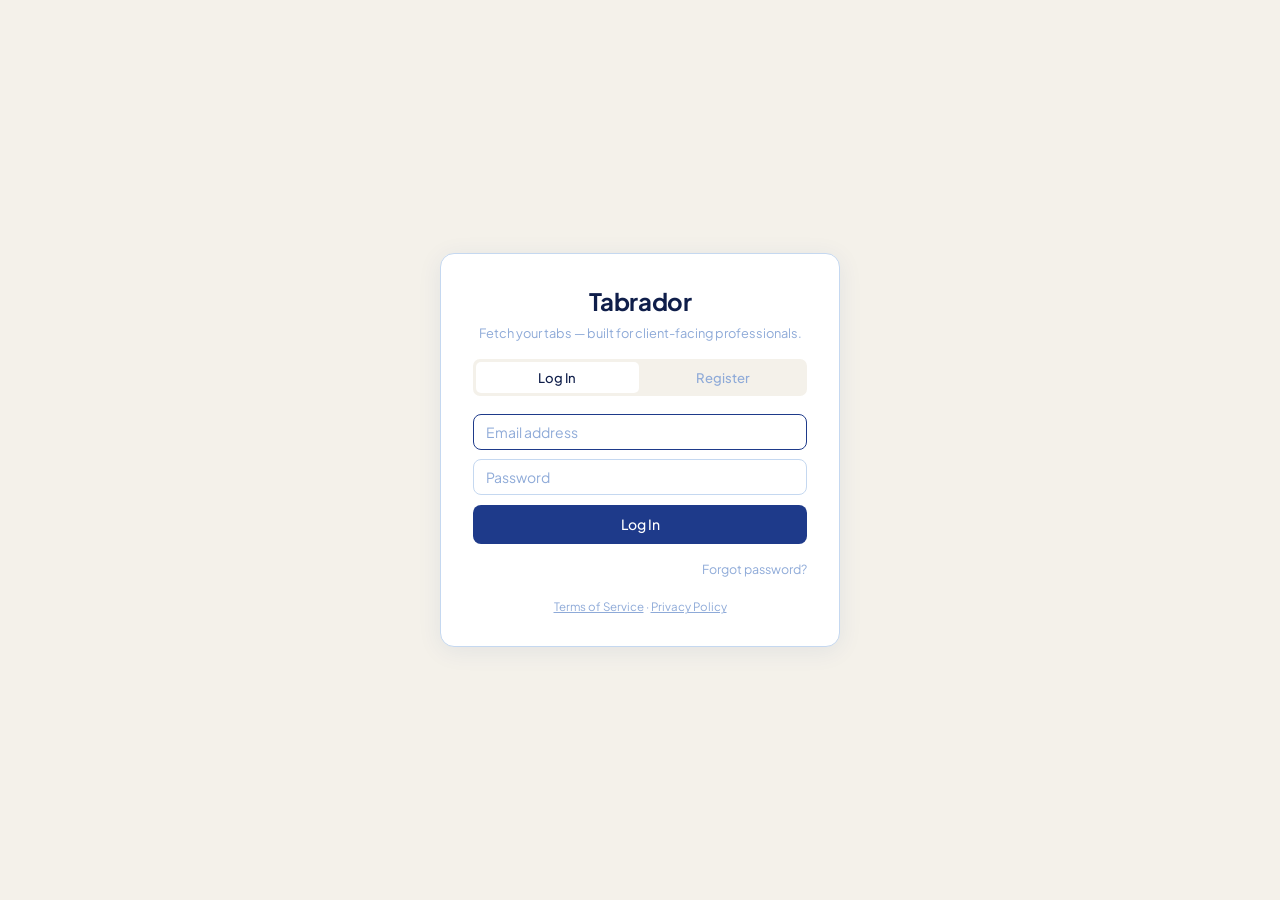
<file: index.html>
<!DOCTYPE html>
<html lang="en" style="background:#1E3A8A">
<head>
  <meta charset="UTF-8">
  <meta name="viewport" content="width=device-width, initial-scale=1.0">
  <!-- BRANDING: app renamed from "Project Context Manager" to "Tabrador" -->
  <title>Tabrador — Fetch your tabs</title>
  <link rel="preconnect" href="https://fonts.googleapis.com">
  <link rel="preconnect" href="https://fonts.gstatic.com" crossorigin>
  <link href="https://fonts.googleapis.com/css2?family=Plus+Jakarta+Sans:wght@400;600;700&display=swap" rel="stylesheet">
  <style>
    /* Prevents white flash before boot-loader paints — matches navy brand colour */
    html { background: #1E3A8A; }

    *, *::before, *::after { box-sizing: border-box; margin: 0; padding: 0; }

    body {
      font-family: 'Plus Jakarta Sans', -apple-system, BlinkMacSystemFont, sans-serif;
      background: #F4F1EA;
      color: #0F1E4A;
      height: 100vh;
      overflow: hidden;
    }

    /* ── Auth overlay ── */
    .auth-overlay {
      position: fixed; inset: 0; background: #F4F1EA;
      display: flex; align-items: center; justify-content: center;
      z-index: 1000; padding: 1rem;
    }
    .auth-overlay.hidden { display: none; }

    .auth-card {
      background: #FFFFFF; border: 1px solid #C5D8F0; border-radius: 14px;
      padding: 2rem; width: 100%; max-width: 400px;
      display: flex; flex-direction: column; gap: 1.1rem;
      box-shadow: 0 4px 24px rgba(30,58,138,0.08);
    }
    .auth-card h1 { font-size: 1.5rem; font-weight: 700; color: #0F1E4A; letter-spacing: -0.02em; text-align: center; }
    .auth-card h1 span { color: #1E3A8A; }
    .auth-subtitle { font-size: 0.8rem; color: #8EAAD8; text-align: center; margin-top: -0.5rem; }

    .auth-tabs { display: flex; background: #F4F1EA; border-radius: 7px; padding: 3px; gap: 3px; }
    .auth-tab {
      flex: 1; background: transparent; border: none; color: #8EAAD8;
      padding: 0.45rem; border-radius: 5px; font-size: 0.82rem; font-weight: 500;
      cursor: pointer; transition: background 0.12s, color 0.12s; font-family: inherit;
    }
    .auth-tab.active { background: #FFFFFF; color: #0F1E4A; }
    .auth-tab:hover:not(.active) { color: #2D4FA0; }

    .auth-error {
      background: rgba(220, 38, 38, 0.08); border: 1px solid #fca5a5;
      border-radius: 8px; color: #dc2626; font-size: 0.8rem; padding: 0.6rem 0.75rem; line-height: 1.4;
    }
    .auth-error.hidden { display: none; }
    .auth-form { display: flex; flex-direction: column; gap: 0.6rem; }

    /* ── App layout ── */
    #app { display: flex; height: 100vh; }
    #app.hidden { display: none; }

    /* ── Sidebar ── */
    .sidebar {
      width: 240px; min-width: 240px; background: #1E3A8A;
      border-right: 1px solid #2D4FA0; display: flex; flex-direction: column;
      height: 100vh; overflow: hidden;
    }

    .sidebar-brand { padding: 1.1rem 1rem; border-bottom: 1px solid #2D4FA0; flex-shrink: 0; }
    .brand-name { font-size: 0.9rem; font-weight: 700; color: #FFFFFF; letter-spacing: -0.02em; }
    .brand-name span { color: #C5D8F0; }
    .brand-sub { font-size: 0.65rem; color: #8EAAD8; margin-top: 1px; letter-spacing: 0.02em; }

    .sidebar-scroll { flex: 1; overflow-y: auto; padding: 0.5rem 0; }
    .sidebar-scroll::-webkit-scrollbar { width: 3px; }
    .sidebar-scroll::-webkit-scrollbar-thumb { background: #2D4FA0; border-radius: 3px; }

    /* Nav sections */
    .nav-section { padding: 0.5rem 0 0.2rem; }
    .nav-section + .nav-section { border-top: 1px solid rgba(142, 170, 216, 0.2); }
    .nav-section-header {
      display: flex; align-items: center; justify-content: space-between;
      padding: 0.25rem 0.85rem 0.35rem;
      background: rgba(0, 0, 0, 0.1);
    }
    .nav-section-label {
      display: inline-flex; align-items: center;
      font-size: 0.625rem; font-weight: 700; color: #8EAAD8;
      letter-spacing: 0.14em; text-transform: uppercase;
      background: rgba(142, 170, 216, 0.1);
      border-left: 2px solid #8EAAD8;
      border-radius: 0 4px 4px 0;
      padding: 0.2rem 0.55rem 0.2rem 0.45rem;
    }
    .nav-add-btn {
      background: rgba(142,170,216,0.15); border: none; color: #C5D8F0;
      font-size: 0.85rem; line-height: 1; cursor: pointer;
      padding: 0.2rem 0.35rem;
      border-radius: 5px; transition: background 0.1s, color 0.1s; font-family: inherit;
    }
    .nav-add-btn:hover { background: rgba(142,170,216,0.3); color: #FFFFFF; }

    /* Inline new-list form */
    .sidebar-new-list { padding: 0.2rem 8px 0.55rem; display: flex; flex-direction: column; gap: 0.35rem; }
    .sidebar-new-list input {
      background: #2D4FA0; border: 1px solid #8EAAD8; color: #FFFFFF;
      padding: 0.35rem 0.5rem; border-radius: 5px; font-size: 0.78rem;
      outline: none; font-family: inherit; width: 100%;
    }
    .sidebar-new-list input:focus { border-color: #C5D8F0; }
    .sidebar-new-list input::placeholder { color: #8EAAD8; }
    .sidebar-form-row { display: flex; gap: 0.35rem; }

    /* Nav list items — card-style, inset from sidebar edges */
    .nav-item {
      display: flex; align-items: center; gap: 0.4rem;
      padding: 0.55rem 0.65rem; cursor: pointer;
      margin: 2px 6px;
      border-radius: 8px;
      border-left: 2px solid transparent; transition: background 0.1s;
    }
    .nav-item:hover { background: rgba(45,79,160,0.85); }
    .nav-item--active {
      background: rgba(197,216,240,0.14);
      border-left-color: #C5D8F0;
    }
    .nav-item--working::before {
      content: ''; width: 7px; height: 7px; border-radius: 50%;
      background: #22C55E; flex-shrink: 0;
    }
    .nav-item-name {
      flex: 1; font-size: 0.875rem; font-weight: 600; color: #F4F1EA;
      overflow: hidden; text-overflow: ellipsis; white-space: nowrap;
    }
    .nav-item--active .nav-item-name { color: #FFFFFF; }
    .nav-item-count {
      font-size: 0.66rem; color: #8EAAD8; background: rgba(255,255,255,0.1);
      padding: 1px 5px; border-radius: 3px; flex-shrink: 0;
    }

    /* My Workspaces: flat/cardless resting state — no inset, no radius, no border */
    #sidebar-lists .nav-item { margin: 0; border-radius: 0; }
    /* Active item in My Workspaces keeps the lifted card treatment */
    #sidebar-lists .nav-item.nav-item--active { margin: 2px 6px; border-radius: 8px; }


.nav-empty-hint { font-size: 0.74rem; color: #8EAAD8; padding: 0.2rem 0.85rem 0.4rem; font-style: italic; }
    .nav-coming-soon { font-size: 0.74rem; color: #8EAAD8; padding: 0.2rem 0.85rem 0.4rem; font-style: italic; }

    /* Sidebar footer */
    .sidebar-footer { border-top: 1px solid #2D4FA0; flex-shrink: 0; padding: 0.4rem 0 0.25rem; }

    .sidebar-footer-btn {
      display: flex; align-items: center; gap: 0.5rem;
      width: calc(100% - 12px);
      padding: 0.42rem 0.65rem;
      margin: 1px 6px;
      border-radius: 8px;
      background: transparent; border: none;
      border-left: 2px solid transparent; color: #8EAAD8; font-size: 0.8rem;
      cursor: pointer; text-align: left; font-family: inherit; transition: background 0.1s, color 0.1s;
    }
    .sidebar-footer-btn:hover { background: rgba(45,79,160,0.85); color: #C5D8F0; }
    .sidebar-footer-btn.snapshot { color: #C5D8F0; }
    .sidebar-footer-btn.snapshot:hover { color: #FFFFFF; background: rgba(45,79,160,0.85); }

    .sidebar-placeholder {
      display: flex; align-items: center; gap: 0.5rem;
      padding: 0.42rem 0.85rem; font-size: 0.8rem; color: #2D4FA0; cursor: not-allowed; opacity: 0.6;
    }

    .sidebar-user {
      display: flex; align-items: center; gap: 0.4rem;
      padding: 0.5rem 0.85rem 0.3rem; border-top: 1px solid rgba(45,79,160,0.6); margin-top: 0.2rem;
    }
    .user-email-label { flex: 1; font-size: 0.7rem; color: #8EAAD8; overflow: hidden; text-overflow: ellipsis; white-space: nowrap; }
    .btn-logout {
      background: transparent; border: none; color: #8EAAD8; font-size: 0.7rem;
      cursor: pointer; padding: 0.2rem 0.35rem; border-radius: 4px; font-family: inherit; transition: color 0.1s;
    }
    .btn-logout:hover { color: #F4F1EA; }

    /* ── Main content ── */
    .main-content { flex: 1; min-height: 0; display: flex; flex-direction: column; overflow: hidden; background: #F4F1EA; }

    /* Import banner */
    .import-banner {
      display: flex; align-items: center; gap: 1rem;
      background: #C5D8F0; border-bottom: 1px solid #8EAAD8;
      padding: 0.9rem 1.5rem; flex-wrap: wrap; flex-shrink: 0;
    }
    .import-banner.hidden { display: none; }
    .import-banner-text { flex: 1; min-width: 0; }
    .import-banner-text strong { color: #1E3A8A; font-size: 0.88rem; display: block; }
    .import-banner-text p { font-size: 0.76rem; color: #2D4FA0; margin-top: 0.2rem; }
    .import-banner-actions { display: flex; gap: 0.5rem; flex-shrink: 0; }

    /* Welcome state */
    .welcome-state { flex: 1; display: flex; align-items: center; justify-content: center; }
    .welcome-state.hidden { display: none; }
    .welcome-inner { text-align: center; }
    .welcome-icon { font-size: 2.5rem; margin-bottom: 1rem; opacity: 0.25; }
    .welcome-inner h2 { font-size: 1rem; color: #8EAAD8; font-weight: 500; margin-bottom: 0.35rem; }
    .welcome-inner p { font-size: 0.8rem; color: #C5D8F0; }

    /* List detail panel */
    .list-detail {
      flex: 1; min-height: 0; display: flex; flex-direction: column; overflow-x: hidden;
      padding: 2rem 2.5rem 1.5rem;
    }
    .list-detail.hidden { display: none; }

    .detail-header { flex-shrink: 0; margin-bottom: 1.25rem; }

    .detail-title-row { display: flex; align-items: center; gap: 0.35rem; margin-bottom: 0.9rem; }
    input.detail-name-input {
      flex: 1; font-size: 1.4rem; font-weight: 700; color: #0F1E4A;
      background: transparent; border: 2px solid transparent; border-radius: 8px;
      padding: 0.2rem 0.4rem; margin-left: -0.4rem; font-family: inherit;
      outline: none; transition: border-color 0.15s, background 0.15s; width: auto;
    }
    input.detail-name-input:focus { border-color: #1E3A8A; background: #FFFFFF; }
    .detail-title-row:focus-within .detail-edit-btn { opacity: 0; pointer-events: none; }
    .detail-edit-btn {
      background: transparent; border: none; cursor: pointer; color: #C5D8F0;
      padding: 0.25rem 0.3rem; border-radius: 4px; display: flex; align-items: center;
      flex-shrink: 0; transition: color 0.15s, background 0.15s;
    }
    .detail-edit-btn:hover { color: #8EAAD8; background: rgba(197, 216, 240, 0.3); }

    .detail-url-count {
      font-size: 0.72rem; font-weight: 500; color: #2D4FA0;
      background: rgba(197,216,240,0.5); border: 1px solid #C5D8F0;
      padding: 0.15rem 0.65rem; border-radius: 20px; white-space: nowrap; flex-shrink: 0;
    }
    .detail-active-badge {
      display: inline-flex; align-items: center; gap: 4px;
      font-size: 0.7rem; font-weight: 600; color: #15803d;
      background: rgba(34,197,94,0.1); border: 1px solid rgba(34,197,94,0.25);
      padding: 0.15rem 0.55rem 0.15rem 0.4rem; border-radius: 20px; flex-shrink: 0;
    }
    .detail-active-badge::before {
      content: ''; display: inline-block; border-radius: 50%;
      width: 6px; height: 6px; background: #22C55E; flex-shrink: 0;
    }
    .detail-active-badge.hidden { display: none; }

    .detail-action-bar { display: flex; gap: 0.5rem; flex-wrap: wrap; }

    /* URL list */
    .detail-url-list {
      flex: 1; min-height: 0; overflow-y: auto; list-style: none;
      display: flex; flex-direction: column; gap: 0.4rem;
      padding-right: 4px; margin-bottom: 1rem;
    }
    .detail-url-list::-webkit-scrollbar { width: 4px; }
    .detail-url-list::-webkit-scrollbar-thumb { background: #C5D8F0; border-radius: 4px; }

    /* .detail-url-item is defined in the additions block below */

    .detail-url-link {
      flex: 1; color: #1E3A8A; text-decoration: none; font-size: 0.8rem;
      font-family: 'Courier New', monospace;
      overflow: hidden; text-overflow: ellipsis; white-space: nowrap; min-width: 0;
    }
    .detail-url-link:hover { text-decoration: underline; color: #2D4FA0; }

    .detail-remove-url {
      background: transparent; border: none; color: #C5D8F0;
      font-size: 1.1rem; padding: 0; line-height: 1; cursor: pointer;
      flex-shrink: 0; transition: color 0.1s; font-family: inherit;
    }
    .detail-remove-url:hover { color: #dc2626; }

    .detail-empty { color: #8EAAD8; font-size: 0.83rem; font-style: italic; padding: 1.5rem 0; }

    /* Add URL row */
    .detail-add-row { display: flex; gap: 0.5rem; flex-shrink: 0; }
    .detail-add-row input { flex: 1; }
    .detail-add-error {
      font-size: 0.75rem; color: #dc2626; flex-shrink: 0;
      padding: 0.2rem 0; margin-top: -0.1rem;
    }
    .detail-add-error.hidden { display: none; }

    /* ── Inputs (global) ── */
    input[type="text"],
    input[type="email"],
    input[type="password"] {
      background: #FFFFFF; border: 1px solid #C5D8F0; color: #0F1E4A;
      padding: 0.5rem 0.75rem; border-radius: 8px; font-size: 0.875rem;
      outline: none; transition: border-color 0.15s; font-family: inherit; width: 100%;
    }
    input[type="text"]:focus,
    input[type="email"]:focus,
    input[type="password"]:focus { border-color: #1E3A8A; }
    input::placeholder { color: #8EAAD8; }

    /* ── Buttons (global) ── */
    button {
      cursor: pointer; border: none; border-radius: 8px; font-size: 0.875rem;
      font-weight: 500; padding: 0.5rem 1rem; transition: background 0.15s, color 0.15s;
      font-family: inherit;
    }
    button:disabled { opacity: 0.55; cursor: default; }

    .btn-primary { background: #1E3A8A; color: white; }
    .btn-primary:hover:not(:disabled) { background: #2D4FA0; }

    .btn-secondary { background: #C5D8F0; color: #0F1E4A; border: 1px solid #8EAAD8; }
    .btn-secondary:hover:not(:disabled) { background: #8EAAD8; color: #0F1E4A; }

    .btn-open      { background: #059669; color: white; padding: 0.4rem 0.85rem; font-size: 0.8rem; }
    .btn-open:hover { background: #047857; }

    .btn-close     { background: transparent; color: #dc2626; border: 1px solid #dc2626; padding: 0.4rem 0.85rem; font-size: 0.8rem; }
    .btn-close:hover { background: #dc2626; color: white; }

    .btn-share     { background: #F4F1EA; color: #1E3A8A; border: 1px solid #C5D8F0; padding: 0.4rem 0.85rem; font-size: 0.8rem; }
    .btn-share:hover:not(:disabled) { background: #E8EEF8; border-color: #8EAAD8; }
    .btn-share:disabled { opacity: 0.6; cursor: default; }

    .btn-danger-outline { background: transparent; color: #8EAAD8; border: 1px solid transparent; padding: 0.4rem 0.75rem; font-size: 0.8rem; }
    .btn-danger-outline:hover { color: #dc2626; border-color: #dc2626; }

    /* Detail-view overflow menu */
    .detail-overflow-wrap { position: relative; }
    .detail-overflow-menu {
      position: absolute; top: calc(100% + 4px); right: 0;
      background: #FFFFFF; border: 1px solid #C5D8F0; border-radius: 8px;
      box-shadow: 0 4px 16px rgba(30,58,138,0.12); min-width: 190px;
      z-index: 100; overflow: hidden;
    }
    .detail-overflow-menu.hidden { display: none; }
    .overflow-menu-item {
      display: block; width: 100%; text-align: left;
      background: none; border: none; cursor: pointer;
      padding: 0.55rem 1rem; font-size: 0.82rem;
      font-family: inherit; color: #0F1E4A; transition: background 0.1s;
    }
    .overflow-menu-item:hover { background: #F4F1EA; }
    .overflow-menu-item--danger { color: #dc2626; }
    .overflow-menu-item--danger:hover { background: #FEF2F2; }

    /* Archived badge in detail header */
    .detail-archived-badge {
      display: inline-flex; align-items: center; gap: 4px;
      font-size: 0.7rem; font-weight: 600; color: #6080a8;
      background: rgba(142,170,216,0.12); border: 1px solid rgba(142,170,216,0.35);
      padding: 0.15rem 0.55rem 0.15rem 0.4rem; border-radius: 20px; flex-shrink: 0;
    }
    .detail-archived-badge::before {
      content: ''; display: inline-block; border-radius: 2px;
      width: 6px; height: 6px; background: #8EAAD8; flex-shrink: 0;
    }
    .detail-archived-badge.hidden { display: none; }

    .btn-star        { background: #F4F1EA; color: #1E3A8A; border: 1px solid #C5D8F0; padding: 0.4rem 0.75rem; font-size: 0.8rem; }
    .btn-star:hover  { background: #E8EEF8; border-color: #8EAAD8; }
    .btn-star.starred { color: #f59e0b; border-color: #f59e0b; background: rgba(245,158,11,0.06); }

    .nav-item-star { font-size: 0.7rem; flex-shrink: 0; color: #f59e0b; }

    .btn-import  { background: #1E3A8A; color: white; padding: 0.4rem 0.85rem; font-size: 0.8rem; }
    .btn-import:hover { background: #2D4FA0; }

    .btn-dismiss { background: transparent; color: #2D4FA0; border: 1px solid #8EAAD8; padding: 0.4rem 0.7rem; font-size: 0.8rem; }
    .btn-dismiss:hover { background: #C5D8F0; color: #0F1E4A; }

    .btn-sm-primary   { background: #1E3A8A; color: white; font-size: 0.74rem; padding: 0.28rem 0.55rem; }
    .btn-sm-primary:hover { background: #2D4FA0; }
    .btn-sm-secondary { background: transparent; color: #8EAAD8; font-size: 0.74rem; padding: 0.28rem 0.5rem; }
    .btn-sm-secondary:hover { color: #C5D8F0; }

    /* ── Modal ── */
    .modal-overlay {
      position: fixed; inset: 0; background: rgba(30,58,138,0.25);
      display: flex; align-items: center; justify-content: center; z-index: 200;
    }
    .modal-overlay.hidden { display: none; }
    .modal {
      background: #FFFFFF; border: 1px solid #C5D8F0; border-radius: 12px;
      padding: 1.5rem; width: 520px; max-width: 95vw;
      display: flex; flex-direction: column; gap: 0.9rem;
      box-shadow: 0 8px 32px rgba(30,58,138,0.12);
    }
    .modal h2 { font-size: 1rem; color: #0F1E4A; }
    .modal p  { font-size: 0.8rem; color: #2D4FA0; line-height: 1.6; }
    .modal .tip { background: #F4F1EA; border-left: 3px solid #1E3A8A; padding: 0.6rem 0.75rem; border-radius: 0 8px 8px 0; }
    .modal textarea {
      background: #F4F1EA; border: 1px solid #C5D8F0; border-radius: 8px;
      color: #0F1E4A; font-family: 'Courier New', monospace; font-size: 0.78rem;
      padding: 0.75rem; resize: vertical; height: 190px; outline: none; width: 100%;
    }
    .modal textarea:focus { border-color: #1E3A8A; }
    .modal textarea::placeholder { color: #8EAAD8; }
    .modal-actions { display: flex; gap: 0.5rem; justify-content: flex-end; }

    .modal--transfer { width: 360px; }
    .modal--confirm  { width: 380px; }
    .modal-field { display: flex; flex-direction: column; gap: 0.4rem; margin: 1rem 0 1.25rem; }
    .modal-field label { font-size: 0.8rem; color: #8EAAD8; font-weight: 500; }
    .modal-select {
      background: #F4F1EA; border: 1px solid #C5D8F0; border-radius: 8px;
      color: #0F1E4A; font-size: 0.83rem; padding: 0.5rem 0.6rem;
      outline: none; font-family: inherit; cursor: pointer; width: 100%;
    }
    .modal-select:focus { border-color: #1E3A8A; }

    .url-action-btn.url-move:hover { color: #2D4FA0; background: #EEF4FB; }
    .url-action-btn.url-copy:hover { color: #2D4FA0; background: #EEF4FB; }

    /* ── Error toast ── */
    .error-toast {
      position: fixed; bottom: 1.5rem; left: 50%; transform: translateX(-50%);
      background: #dc2626; color: white; padding: 0.6rem 1.25rem;
      border-radius: 8px; font-size: 0.85rem; z-index: 999;
      max-width: 90vw; text-align: center; animation: fadeup 0.2s ease;
    }
    .success-toast {
      position: fixed; bottom: 1.5rem; left: 50%; transform: translateX(-50%);
      background: #059669; color: white; padding: 0.6rem 1.25rem;
      border-radius: 8px; font-size: 0.85rem; z-index: 999;
      max-width: 90vw; text-align: center; animation: fadeup 0.2s ease;
    }
    @keyframes fadeup {
      from { opacity: 0; transform: translateX(-50%) translateY(8px); }
      to   { opacity: 1; transform: translateX(-50%) translateY(0); }
    }

    .hidden { display: none !important; }

    /* ── Forgot / reset password ── */
    .auth-forgot-row {
      text-align: right; margin-top: -0.3rem;
    }
    .auth-forgot-row a {
      font-size: 0.78rem; color: #8EAAD8; text-decoration: none; cursor: pointer;
    }
    .auth-forgot-row a:hover { color: #1E3A8A; text-decoration: underline; }

    .auth-back-row { text-align: center; }
    .auth-back-link {
      font-size: 0.78rem; color: #8EAAD8; cursor: pointer; background: none;
      border: none; padding: 0; font-family: inherit;
    }
    .auth-back-link:hover { color: #1E3A8A; text-decoration: underline; }

    .forgot-section { display: flex; flex-direction: column; gap: 0.7rem; }

    .forgot-token-box {
      background: #F4F1EA; border: 1px solid #C5D8F0; border-radius: 8px;
      padding: 1rem; display: flex; flex-direction: column; gap: 0.6rem;
    }
    .forgot-token-box p { font-size: 0.8rem; color: #2D4FA0; line-height: 1.5; }
    .forgot-token-value {
      font-family: 'Courier New', monospace; font-size: 0.78rem; color: #0F1E4A;
      background: #FFFFFF; border: 1px solid #C5D8F0; border-radius: 4px;
      padding: 0.45rem 0.65rem; word-break: break-all; user-select: all;
    }
    .forgot-token-actions { display: flex; gap: 0.5rem; justify-content: flex-end; }

    /* ── URL table columns ── */
    .detail-url-table-header {
      display: grid;
      grid-template-columns: 1fr 155px 115px 120px;
      align-items: center;
      padding: 0.2rem 0.85rem 0.35rem;
      font-size: 0.63rem; font-weight: 600; color: #8EAAD8;
      letter-spacing: 0.08em; text-transform: uppercase;
      border-bottom: 1px solid #C5D8F0;
      margin-bottom: 0.35rem; flex-shrink: 0;
    }
    .detail-url-table-header span:last-child { text-align: right; }

    .detail-url-item {
      display: flex; flex-direction: column; flex-shrink: 0;
      background: #FFFFFF; border: 1px solid #C5D8F0;
      border-radius: 8px; transition: border-color 0.1s; overflow: hidden;
    }
    .detail-url-item:hover { border-color: #8EAAD8; }

    .url-row {
      display: grid;
      grid-template-columns: 1fr 155px 115px 120px;
      align-items: center;
      padding: 0.5rem 0.85rem;
    }

    .url-col-title  { min-width: 0; }
    .url-col-addedby {
      font-size: 0.72rem; color: #8EAAD8;
      overflow: hidden; text-overflow: ellipsis; white-space: nowrap;
      padding: 0 0.5rem;
    }
    .url-col-lastopened {
      font-size: 0.72rem; color: #8EAAD8; white-space: nowrap; padding-right: 0.5rem;
    }
    .url-col-actions {
      display: flex; gap: 0.15rem; justify-content: flex-end; align-items: center;
    }

    .url-action-btn {
      background: transparent; border: none; cursor: pointer;
      font-size: 0.95rem; line-height: 1; padding: 0.22rem 0.3rem;
      border-radius: 4px; color: #C5D8F0;
      transition: color 0.1s, background 0.1s; font-family: inherit;
    }
    .url-action-btn:hover              { color: #1E3A8A; background: #EEF4FB; }
    .url-action-btn.url-star:hover     { color: #f59e0b; background: #fef3c7; }
    .url-action-btn.url-star.starred   { color: #f59e0b; }
    .url-action-btn.url-remove:hover   { color: #dc2626; background: #fee2e2; }

    /* ── Resource table: narrow-viewport fix ── */
    /* At ≤750px viewport the fixed columns (155+115+120px = 390px) exceed the
       content area (viewport − 240px sidebar), causing the header labels to
       collide and the added-by text to overlap the URL title in each row.
       This media query collapses to a 2-column layout (title | actions) and
       stacks the added-by username below the URL link instead. */
    @media (max-width: 750px) {
      .detail-url-table-header {
        grid-template-columns: 1fr auto;
      }
      .detail-url-table-header span:nth-child(2),
      .detail-url-table-header span:nth-child(3) { display: none; }
      .detail-url-table-header span:nth-child(4) { grid-column: 2; grid-row: 1; }

      .url-row {
        grid-template-columns: 1fr auto;
        grid-template-rows: auto auto;
        align-items: start;
      }
      .url-col-title   { grid-column: 1; grid-row: 1; }
      .url-col-addedby { grid-column: 1; grid-row: 2; padding: 0 0 0.2rem; font-size: 0.68rem; }
      .url-col-lastopened { display: none; }
      .url-col-actions { grid-column: 2; grid-row: 1 / span 2; align-self: center; }
    }

    .url-notes-row {
      padding: 0 0.85rem 0.45rem; border-top: 1px solid #F4F1EA;
    }
    .url-notes-input {
      width: 100%; font-size: 0.74rem; color: #0F1E4A; background: transparent;
      border: 1px solid transparent; border-radius: 4px;
      padding: 0.15rem 0.3rem; outline: none; font-family: inherit;
    }
    .url-notes-input:hover  { border-color: #C5D8F0; }
    .url-notes-input:focus  { border-color: #1E3A8A; background: #F4F1EA; }
    .url-notes-input::placeholder { color: #C5D8F0; font-style: italic; }

    /* ── Onboarding ── */
    /* ONBOARDING: styles for first-signup role question */
    .onboarding-options { display: flex; flex-direction: column; gap: 0.5rem; }
    .onboarding-option {
      background: #F4F1EA; border: 1.5px solid #C5D8F0; border-radius: 8px;
      color: #0F1E4A; font-size: 0.875rem; font-weight: 500;
      padding: 0.75rem 1rem; text-align: left; cursor: pointer;
      transition: border-color 0.12s, background 0.12s, color 0.12s; font-family: inherit;
    }
    .onboarding-option:hover { border-color: #1E3A8A; background: #EEF4FB; color: #1E3A8A; }

    /* ── Template picker ── */
    /* TEMPLATE: styles for workspace template grid */
    .template-grid { display: grid; grid-template-columns: 1fr 1fr; gap: 0.75rem; }
    .template-card {
      background: #F4F1EA; border: 1.5px solid #C5D8F0; border-radius: 10px;
      padding: 1rem; text-align: left; cursor: pointer;
      display: flex; flex-direction: column; gap: 0.3rem;
      transition: border-color 0.12s, background 0.12s; font-family: inherit;
    }
    .template-card:hover { border-color: #1E3A8A; background: #EEF4FB; }
    .template-icon { font-size: 1.4rem; line-height: 1; }
    .template-card strong { font-size: 0.82rem; color: #0F1E4A; display: block; }
    .template-card span:last-child { font-size: 0.71rem; color: #8EAAD8; }

    /* ── Sidebar template button ── */
    /* TEMPLATE: "Start from template" link in new-workspace form */
    .sidebar-template-btn {
      background: transparent; border: none; color: #8EAAD8; font-size: 0.72rem;
      cursor: pointer; padding: 0.1rem 0; text-align: left; font-family: inherit;
      text-decoration: underline; display: block; width: 100%;
    }
    .sidebar-template-btn:hover { color: #C5D8F0; }

    /* ── Large workspace warning ── */
    .large-workspace-warning {
      display: flex; align-items: center; gap: 0.75rem;
      background: #EEF4FB; border: 1px solid #C5D8F0; border-radius: 8px;
      padding: 0.5rem 0.85rem; font-size: 0.78rem; color: #2D4FA0;
      margin-bottom: 0.75rem; flex-shrink: 0; line-height: 1.4;
    }
    .large-workspace-warning span { flex: 1; }
    .large-workspace-warning-dismiss {
      background: transparent; border: none; color: #8EAAD8;
      font-size: 1rem; line-height: 1; padding: 0.1rem; cursor: pointer;
      flex-shrink: 0; font-family: inherit;
    }
    .large-workspace-warning-dismiss:hover { color: #1E3A8A; }

    /* ── Dashboard ── */
    .dashboard {
      flex: 1; min-height: 0; overflow-y: auto; overflow-x: hidden;
      padding: 2rem 2.5rem;
    }
    .dashboard.hidden { display: none; }

    .dash-hero {
      background: linear-gradient(135deg, #1E3A8A 0%, #2D4FA0 100%);
      border-radius: 14px; padding: 2.5rem 2rem; margin-bottom: 2rem;
      text-align: center;
    }
    .dash-hero-inner {
      display: flex; align-items: center; justify-content: center;
    }
    .dash-hero-primary  { padding: 0 2rem; }
    .dash-hero-secondary { padding: 0 2rem; min-width: 130px; }
    .dash-hero-divider {
      width: 1px; height: 56px; background: rgba(197,216,240,0.25); flex-shrink: 0;
    }
    .dash-hero-stat {
      font-size: 2.75rem; font-weight: 800; color: #FFFFFF;
      letter-spacing: -0.03em; line-height: 1;
    }
    .dash-hero-stat--sm { font-size: 1.6rem; }
    .dash-hero-label {
      font-size: 0.72rem; color: #C5D8F0; margin-top: 0.55rem; font-weight: 600;
      text-transform: uppercase; letter-spacing: 0.06em;
      display: flex; align-items: center; justify-content: center; gap: 0.3rem;
    }
    .dash-info-wrap { position: relative; display: inline-flex; align-items: center; }
    .dash-info-icon { color: #8EAAD8; cursor: default; font-size: 0.95em; line-height: 1; }
    .dash-info-tooltip {
      display: none; position: absolute; bottom: calc(100% + 6px); left: 50%;
      transform: translateX(-50%);
      background: rgba(15,30,74,0.96); color: #C5D8F0;
      font-size: 0.695rem; font-weight: 400; letter-spacing: 0; text-transform: none;
      white-space: nowrap; padding: 0.4rem 0.7rem; border-radius: 6px;
      pointer-events: none; z-index: 20;
    }
    .dash-info-wrap:hover .dash-info-tooltip { display: block; }

    .dash-section-label {
      font-size: 0.63rem; font-weight: 600; color: #8EAAD8;
      letter-spacing: 0.08em; text-transform: uppercase; margin-bottom: 0.65rem;
    }
    .dash-recent-grid {
      display: grid; grid-template-columns: repeat(auto-fill, minmax(175px, 1fr));
      gap: 0.65rem; margin-bottom: 2rem;
    }
    .dash-recent-card {
      background: #FFFFFF; border: 1px solid #C5D8F0; border-radius: 10px;
      padding: 1rem; cursor: pointer;
      transition: border-color 0.12s, box-shadow 0.12s;
    }
    .dash-recent-card:hover {
      border-color: #1E3A8A; box-shadow: 0 2px 8px rgba(30,58,138,0.08);
    }
    .dash-recent-name {
      display: flex; align-items: center; gap: 0.35rem;
      margin-bottom: 0.3rem; overflow: hidden;
    }
    .dash-recent-name-text {
      flex: 1; min-width: 0; font-size: 0.83rem; font-weight: 600; color: #0F1E4A;
      overflow: hidden; text-overflow: ellipsis; white-space: nowrap;
    }
    .dash-recent-team-badge {
      font-size: 0.58rem; font-weight: 700; color: #1E3A8A;
      background: rgba(197,216,240,0.5); border: 1px solid #C5D8F0;
      border-radius: 20px; padding: 0.1rem 0.4rem; flex-shrink: 0;
      letter-spacing: 0.04em; text-transform: uppercase;
    }
    .dash-recent-meta { font-size: 0.71rem; color: #8EAAD8; }
    .dash-empty-hint {
      font-size: 0.8rem; color: #8EAAD8; font-style: italic;
      padding: 0.5rem 0; margin-bottom: 2rem;
    }

    /* ── Email verification banner ── */
    .verify-banner {
      background: #92400e; color: #fef3c7;
      padding: 0.7rem 1.5rem;
      display: flex; align-items: center; gap: 1rem; flex-shrink: 0;
      font-size: 0.82rem; line-height: 1.45; flex-wrap: wrap;
    }
    .verify-banner.hidden { display: none; }
    .verify-banner-text { flex: 1; min-width: 0; }
    .verify-resend-btn {
      background: #fef3c7; color: #92400e; border: none; border-radius: 8px;
      padding: 0.35rem 0.9rem; font-size: 0.8rem; font-weight: 600;
      cursor: pointer; font-family: inherit; flex-shrink: 0; white-space: nowrap;
      transition: background 0.12s;
    }
    .verify-resend-btn:hover:not(:disabled) { background: #fde68a; }
    .verify-resend-btn:disabled { opacity: 0.6; cursor: default; }

    /* ── Auth success message (e.g. post-verification) ── */
    .auth-success {
      background: rgba(5, 150, 105, 0.08); border: 1px solid #6ee7b7;
      border-radius: 5px; color: #065f46;
      font-size: 0.85rem; padding: 0.6rem 0.8rem; line-height: 1.4;
    }
    .auth-success.hidden { display: none; }

    /* ── Trial / billing banner ── */
    .trial-banner {
      background: #1E3A8A; color: #F4F1EA;
      padding: 0.7rem 1.5rem;
      display: flex; align-items: center; gap: 1rem; flex-shrink: 0;
      font-size: 0.82rem; line-height: 1.45; flex-wrap: wrap;
    }
    .trial-banner.hidden { display: none; }
    .trial-banner-text { flex: 1; min-width: 0; }
    .trial-banner-text strong { color: #C5D8F0; }
    .trial-upgrade-btn {
      background: #F4F1EA; color: #1E3A8A; border: none; border-radius: 8px;
      padding: 0.35rem 0.9rem; font-size: 0.8rem; font-weight: 600;
      cursor: pointer; font-family: inherit; flex-shrink: 0; white-space: nowrap;
      transition: background 0.12s;
    }
    .trial-upgrade-btn:hover:not(:disabled) { background: #C5D8F0; }
    .trial-upgrade-btn:disabled { opacity: 0.7; cursor: default; }

    /* ── Limit banner (free-tier at-limit nudge on dashboard) ── */
    .limit-banner {
      background: rgba(30,58,138,0.07); border: 1px solid rgba(142,170,216,0.4);
      border-radius: 8px; margin-bottom: 1.5rem;
      padding: 0.65rem 1rem;
      display: flex; align-items: center; gap: 0.75rem;
      font-size: 0.82rem; line-height: 1.45; flex-wrap: wrap;
      color: #1E3A8A;
    }
    .limit-banner.hidden { display: none; }
    .limit-banner-text { flex: 1; min-width: 0; }
    .limit-banner-text strong { color: #0F1E4A; }
    .limit-banner-upgrade-btn {
      background: #1E3A8A; color: #F4F1EA; border: none; border-radius: 8px;
      padding: 0.35rem 0.9rem; font-size: 0.8rem; font-weight: 600;
      cursor: pointer; font-family: inherit; flex-shrink: 0; white-space: nowrap;
      transition: background 0.12s;
    }
    .limit-banner-upgrade-btn:hover:not(:disabled) { background: #0F1E4A; }
    .limit-banner-upgrade-btn:disabled { opacity: 0.7; cursor: default; }

    /* ── Empty states ── */
    .empty-state-block {
      display: flex; flex-direction: column; align-items: center;
      justify-content: center; text-align: center;
      padding: 3.5rem 2rem; max-width: 480px; margin: 0 auto;
    }
    .empty-state-block.hidden { display: none !important; }

    /* ── Onboarding panel (first-time users) ── */
    .onboarding-panel { max-width: 680px; margin: 0 auto; padding: 2.25rem 0 1.5rem; }
    .onboarding-panel.hidden { display: none !important; }
    .onboarding-header { text-align: center; margin-bottom: 1.85rem; }
    .onboarding-title { font-size: 1.45rem; font-weight: 700; color: #0F1E4A; margin-bottom: 0.4rem; }
    .onboarding-sub { font-size: 0.84rem; color: #8EAAD8; line-height: 1.55; }
    .onboarding-steps {
      display: grid; grid-template-columns: repeat(3, 1fr); gap: 1.25rem;
      margin-bottom: 1.5rem;
    }
    .onboarding-step {
      background: #FFFFFF; border: 1px solid #C5D8F0; border-radius: 12px;
      padding: 1.25rem 1rem 1rem; display: flex; flex-direction: column;
    }
    .onboarding-step-num {
      width: 26px; height: 26px; border-radius: 50%;
      background: #1E3A8A; color: #FFFFFF;
      font-size: 0.74rem; font-weight: 700;
      display: flex; align-items: center; justify-content: center;
      flex-shrink: 0; margin-bottom: 0.7rem;
    }
    .onboarding-step-title { font-size: 0.86rem; font-weight: 700; color: #0F1E4A; margin-bottom: 0.35rem; }
    .onboarding-step-desc { font-size: 0.76rem; color: #2D4FA0; line-height: 1.6; flex: 1; }
    .onboarding-step-visual { margin: 0.9rem 0 0.75rem; display: flex; justify-content: center; }
    .onboarding-ext-btn {
      display: inline-flex; align-items: center; gap: 0.35rem;
      background: #1E3A8A; color: #FFFFFF; border: none; border-radius: 6px;
      cursor: pointer; padding: 0.45rem 0.9rem;
      font-size: 0.75rem; font-weight: 600; text-decoration: none;
      font-family: inherit; transition: background 0.15s; align-self: flex-start;
    }
    .onboarding-ext-btn:hover { background: #2D4FA0; }
    .onboarding-manual { text-align: center; margin-top: 0.25rem; }
    .onboarding-manual-link {
      background: none; border: none; cursor: pointer; font-family: inherit;
      font-size: 0.8rem; color: #8EAAD8; text-decoration: underline; padding: 0;
    }
    .onboarding-manual-link:hover { color: #2D4FA0; }
    .empty-state-icon { margin-bottom: 1.25rem; }
    .empty-state-title {
      font-size: 1.2rem; font-weight: 700; color: #0F1E4A; margin-bottom: 0.4rem;
    }
    .empty-state-sub {
      font-size: 0.88rem; color: #2D4FA0; font-weight: 500; margin-bottom: 0.5rem;
    }
    .empty-state-desc {
      font-size: 0.82rem; color: #8EAAD8; line-height: 1.65; margin-bottom: 1.75rem;
    }
    .detail-empty-state {
      list-style: none; display: flex; flex-direction: column;
      align-items: center; text-align: center;
      padding: 3rem 1.5rem; gap: 0.5rem;
    }
    .detail-empty-state p { font-size: 0.83rem; color: #8EAAD8; line-height: 1.5; }
    .detail-empty-state strong { color: #2D4FA0; font-size: 0.9rem; }

    .dash-metrics { display: grid; grid-template-columns: repeat(3, 1fr); gap: 0.75rem; }
    .dash-tile {
      background: #FFFFFF; border: 1px solid #C5D8F0; border-radius: 10px;
      padding: 1.25rem 1rem; text-align: center; cursor: pointer;
      transition: border-color 0.12s, background 0.12s; font-family: inherit;
    }
    .dash-tile:hover { border-color: #1E3A8A; background: #EEF4FB; }
    .dash-tile-num { font-size: 1.85rem; font-weight: 700; color: #1E3A8A; line-height: 1; }
    .dash-tile-label { font-size: 0.71rem; color: #8EAAD8; margin-top: 0.4rem; }

    /* sidebar home button — full-width flat, overrides card margins from .nav-item */
    .sidebar-home-btn {
      flex-shrink: 0; border-bottom: 1px solid #2D4FA0;
      margin: 0; border-radius: 0; padding: 0.5rem 0.85rem;
    }

    /* ── Invite / share panel ── */
    .invite-panel {
      background: #F4F1EA; border: 1px solid #C5D8F0; border-radius: 8px;
      padding: 0.75rem 0.85rem; margin-bottom: 0.75rem; flex-shrink: 0;
    }
    .invite-panel.hidden { display: none; }
    .invite-form-row { display: flex; gap: 0.5rem; align-items: center; margin-bottom: 0.5rem; }
    .invite-form-row:last-child { margin-bottom: 0; }
    .invite-form-row input { flex: 1; }
    .invite-shares-list { display: flex; flex-direction: column; gap: 0.35rem; margin-top: 0.5rem; }
    .invite-share-row {
      display: flex; align-items: center; gap: 0.6rem;
      font-size: 0.78rem; color: #2D4FA0; padding: 0.1rem 0;
    }
    .invite-share-email { flex: 1; overflow: hidden; text-overflow: ellipsis; white-space: nowrap; }
    .invite-badge {
      font-size: 0.66rem; font-weight: 600; padding: 0.15rem 0.5rem;
      border-radius: 10px; flex-shrink: 0; white-space: nowrap;
    }
    .invite-badge--pending { background: #FEF3C7; color: #92400E; }
    .invite-badge--claimed { background: #D1FAE5; color: #065F46; }
    /* ── Shared Out view ── */
    .shared-out-view {
      flex: 1; min-height: 0; overflow-y: auto; overflow-x: hidden; padding: 2rem 2.5rem;
    }
    .shared-out-view.hidden { display: none; }
    .shared-out-header { margin-bottom: 1.5rem; }
    .shared-out-title { font-size: 1.4rem; font-weight: 700; color: #0F1E4A; margin-bottom: 0.25rem; }
    .shared-out-sub { font-size: 0.8rem; color: #8EAAD8; }
    .shared-out-list { display: flex; flex-direction: column; gap: 1rem; }
    .shared-out-card {
      background: #FFFFFF; border: 1px solid #C5D8F0; border-radius: 10px; overflow: hidden;
    }
    .shared-out-card-header {
      display: flex; align-items: center; gap: 0.75rem;
      padding: 0.75rem 1rem; background: #F4F1EA; border-bottom: 1px solid #C5D8F0;
    }
    .shared-out-ws-name {
      flex: 1; font-size: 0.88rem; font-weight: 600; color: #1E3A8A; cursor: pointer;
    }
    .shared-out-ws-name:hover { text-decoration: underline; }
    .shared-out-ws-count { font-size: 0.71rem; color: #8EAAD8; flex-shrink: 0; }
    .shared-out-recipient-row {
      display: flex; align-items: center; gap: 0.65rem; padding: 0.5rem 1rem;
      border-bottom: 1px solid #F4F1EA;
    }
    .shared-out-recipient-row:last-child { border-bottom: none; }
    .shared-out-email {
      flex: 1; font-size: 0.8rem; color: #0F1E4A;
      overflow: hidden; text-overflow: ellipsis; white-space: nowrap;
    }
    .shared-out-badge {
      font-size: 0.66rem; font-weight: 600; padding: 0.15rem 0.5rem;
      border-radius: 10px; flex-shrink: 0;
    }
    .shared-out-badge--pending { background: #FEF3C7; color: #92400E; }
    .shared-out-badge--active  { background: #D1FAE5; color: #065F46; }
    .btn-revoke {
      background: transparent; border: none; color: #C5D8F0; font-size: 0.72rem;
      cursor: pointer; padding: 0.2rem 0.45rem; border-radius: 4px; font-family: inherit;
      transition: color 0.1s, background 0.1s; flex-shrink: 0; white-space: nowrap;
    }
    .btn-revoke:hover { color: #dc2626; background: #fee2e2; }
    .shared-out-perm-select {
      font-size: 0.72rem; color: #2D4FA0; background: #FFFFFF;
      border: 1px solid #C5D8F0; border-radius: 4px;
      padding: 0.18rem 0.35rem; cursor: pointer; font-family: inherit; flex-shrink: 0;
      min-width: 88px;
    }

    /* ── Workspace grid (My Workspaces / Shared With Me views) ── */
    .workspace-grid-view {
      flex: 1; min-height: 0; overflow-y: auto; overflow-x: hidden; padding: 2rem 2.5rem;
    }
    .workspace-grid-view.hidden { display: none; }
    .workspace-grid {
      display: grid; grid-template-columns: repeat(auto-fill, minmax(195px, 1fr)); gap: 0.75rem;
    }
    .workspace-grid-card {
      background: #FFFFFF; border: 1px solid #C5D8F0; border-radius: 10px;
      padding: 1rem; cursor: pointer; transition: border-color 0.12s, box-shadow 0.12s;
    }
    .workspace-grid-card:hover {
      border-color: #1E3A8A; box-shadow: 0 2px 8px rgba(30,58,138,0.08);
    }
    .workspace-grid-card-name {
      font-size: 0.88rem; font-weight: 600; color: #0F1E4A;
      overflow: hidden; text-overflow: ellipsis; white-space: nowrap; margin-bottom: 0.35rem;
    }
    .workspace-grid-card-meta { font-size: 0.72rem; color: #8EAAD8; }

    .invite-perm-select, .share-perm-select {
      font-size: 0.72rem; color: #2D4FA0; background: #FFFFFF;
      border: 1px solid #C5D8F0; border-radius: 4px;
      padding: 0.18rem 0.35rem; cursor: pointer; font-family: inherit; flex-shrink: 0;
    }
    .invite-perm-select { min-width: 88px; }
    .share-perm-select  { min-width: 88px; }

    /* ── Skeleton loaders ── */
    @keyframes shimmer {
      0%   { background-position: -200% 0; }
      100% { background-position: 200% 0; }
    }
    @keyframes _spin { to { transform: rotate(360deg); } }

    .skeleton {
      background: linear-gradient(90deg, #E4E0D8 25%, #EDEAE2 50%, #E4E0D8 75%);
      background-size: 200% 100%;
      animation: shimmer 1.4s ease-in-out infinite;
      border-radius: 8px;
      display: block;
    }
    /* Prevent hover effects on skeleton nav items */
    .nav-item--skeleton { cursor: default; pointer-events: none; }
    .nav-item--skeleton:hover { background: transparent; }

    /* Boot loader — fixed overlay shown before session is verified */
    .boot-loader {
      position: fixed; inset: 0; background: #F4F1EA;
      display: flex; flex-direction: column; align-items: center;
      justify-content: center; gap: 1.25rem; z-index: 9999;
      transition: opacity 0.15s;
    }
    .boot-loader.hidden { display: none; }
    .boot-loader-logo {
      font-size: 1.35rem; font-weight: 700; color: #1E3A8A;
      letter-spacing: -0.02em; text-align: center;
    }
    .boot-loader-logo small {
      display: block; font-size: 0.68rem; color: #8EAAD8; font-weight: 400;
      letter-spacing: 0.07em; text-transform: uppercase; margin-top: 3px;
    }
    .boot-spinner {
      width: 28px; height: 28px; border-radius: 50%;
      border: 3px solid #C5D8F0; border-top-color: #1E3A8A;
      animation: _spin 0.75s linear infinite;
    }

    /* ── Account Settings view ── */
    .account-settings-view {
      flex: 1; min-height: 0; overflow-y: auto; overflow-x: hidden; padding: 2rem 2.5rem;
    }
    .account-settings-view.hidden { display: none; }
    .settings-section {
      background: #FFFFFF; border: 1px solid #C5D8F0; border-radius: 10px;
      padding: 1.5rem; margin-bottom: 1.25rem; max-width: 540px;
    }
    .settings-section-title {
      font-size: 0.75rem; font-weight: 700; color: #0F1E4A;
      text-transform: uppercase; letter-spacing: 0.07em; margin-bottom: 1rem;
    }
    .settings-row {
      display: flex; align-items: baseline; gap: 1rem;
      padding: 0.55rem 0; border-bottom: 1px solid #F4F1EA;
    }
    .settings-row:last-child { border-bottom: none; }
    .settings-label { font-size: 0.78rem; color: #8EAAD8; min-width: 110px; flex-shrink: 0; }
    .settings-value { font-size: 0.85rem; color: #0F1E4A; }
    .settings-form { display: flex; flex-direction: column; gap: 0.6rem; }
    .settings-inline-msg {
      font-size: 0.82rem; padding: 0.5rem 0.75rem; border-radius: 8px; margin-bottom: 0.5rem;
    }
    .settings-inline-msg.hidden { display: none !important; }
    .settings-inline-msg--success { background: rgba(5,150,105,0.08); border: 1px solid #6ee7b7; color: #047857; }
    .settings-inline-msg--error   { background: rgba(220,38,38,0.08); border: 1px solid #fca5a5; color: #dc2626; }
    .settings-danger { border-color: #fca5a5; }
    .settings-danger-title { color: #dc2626; }
    .settings-danger-desc { font-size: 0.83rem; color: #b91c1c; line-height: 1.6; margin-bottom: 1rem; }
    .settings-delete-confirm { margin-top: 0.9rem; }
    .settings-pro-badge { color: #059669; font-weight: 600; }
    .settings-upgrade-desc { font-size: 0.82rem; color: #8EAAD8; line-height: 1.5; margin: 0.75rem 0 0.9rem; }
    .sidebar-footer-btn.sidebar-upgrade {
      color: #F4F1EA; font-weight: 600;
      border-left-color: rgba(197,216,240,0.35);
    }
    .sidebar-footer-btn.sidebar-upgrade:hover { background: rgba(45,79,160,0.85); color: #FFFFFF; }
    .detail-footer {
      display: flex; justify-content: flex-end; padding: 1.25rem 0 0.25rem;
      border-top: 1px solid rgba(197,216,240,0.35); margin-top: 0.5rem; flex-shrink: 0;
    }
    .btn-delete-link {
      background: transparent; border: 1px solid transparent; color: #8EAAD8;
      font-size: 0.76rem; padding: 0.25rem 0.5rem; cursor: pointer; font-family: inherit;
      transition: color 0.12s, border-color 0.12s;
    }
    .btn-delete-link:hover { color: #dc2626; border-color: rgba(220,38,38,0.3); }
    .btn-danger {
      background: #dc2626; color: white; border: none; border-radius: 8px;
      padding: 0.5rem 1.1rem; font-size: 0.875rem; font-weight: 500; cursor: pointer;
      font-family: inherit; transition: background 0.15s;
    }
    .btn-danger:hover:not(:disabled) { background: #b91c1c; }
    .btn-danger:disabled { opacity: 0.55; cursor: default; }
  </style>
</head>
<body>

<!-- ── Auth overlay ── -->
<!-- Boot loader: shown immediately on page load, hidden after session check -->
<div id="boot-loader" class="boot-loader">
  <div class="boot-loader-logo">
    Tabrador
    <small>Fetch your tabs</small>
  </div>
  <div class="boot-spinner"></div>
</div>

<div id="auth-overlay" class="auth-overlay hidden">
  <div class="auth-card">
    <!-- BRANDING: app name + tagline -->
    <h1>Tabrador</h1>
    <p class="auth-subtitle">Fetch your tabs — built for client-facing professionals.</p>
    <div id="auth-tabs" class="auth-tabs">
      <button id="tab-login"    class="auth-tab active">Log In</button>
      <button id="tab-register" class="auth-tab">Register</button>
    </div>
    <div id="auth-error"   class="auth-error hidden"></div>
    <div id="auth-success" class="auth-success hidden"></div>
    <div id="auth-form-wrap" class="auth-form">
      <input type="email"    id="auth-email"    placeholder="Email address"  autocomplete="email" />
      <input type="password" id="auth-password" placeholder="Password"       autocomplete="current-password" />
      <button id="auth-submit" class="btn-primary" style="padding:0.65rem;">Log In</button>
    </div>
    <p id="forgot-link-row" class="auth-forgot-row"><a id="forgot-link">Forgot password?</a></p>

    <!-- Forgot password flow -->
    <div id="forgot-section" class="forgot-section hidden">
      <div class="auth-form" id="forgot-form">
        <input type="email" id="forgot-email" placeholder="Your account email" autocomplete="email" />
        <button id="forgot-submit" class="btn-primary" style="padding:0.65rem;">Send Reset Link</button>
      </div>
      <div id="forgot-success" class="forgot-token-box hidden">
        <p>Check your inbox — if that email is registered, a reset link is on its way. The link expires in 1 hour.</p>
      </div>
      <p class="auth-back-row"><button class="auth-back-link" id="forgot-back-link">← Back to login</button></p>
    </div>

    <!-- Reset password flow -->
    <div id="reset-section" class="forgot-section hidden">
      <div class="auth-form">
        <!-- Token is read silently from the URL query string — never shown to the user -->
        <input type="hidden" id="reset-token" />
        <input type="password" id="reset-password"         placeholder="New password"      autocomplete="new-password" />
        <input type="password" id="reset-password-confirm" placeholder="Confirm new password" autocomplete="new-password" />
        <button id="reset-submit" class="btn-primary" style="padding:0.65rem;">Set New Password</button>
      </div>
      <p class="auth-back-row"><button class="auth-back-link" id="reset-back-link">← Back to login</button></p>
    </div>

    <p style="text-align:center;font-size:0.72rem;color:#8EAAD8;margin-top:0.25rem;">
      <a href="/terms" target="_blank" style="color:#8EAAD8;">Terms of Service</a>
      &middot;
      <a href="/privacy" target="_blank" style="color:#8EAAD8;">Privacy Policy</a>
    </p>
  </div>
</div>

<!-- ONBOARDING: first-signup role question — shown once after account creation -->
<div id="onboarding-overlay" class="auth-overlay hidden">
  <div class="auth-card" style="max-width:440px;">
    <h1>Welcome to Tabrador</h1>
    <p class="auth-subtitle">One quick question to personalise your experience.</p>
    <p style="font-size:0.85rem;font-weight:600;color:#0F1E4A;text-align:center;">What best describes your work?</p>
    <div class="onboarding-options">
      <button class="onboarding-option" data-type="independent_consultant">Independent consultant</button>
      <button class="onboarding-option" data-type="agency_firm">Agency or firm</button>
      <button class="onboarding-option" data-type="internal_pm">Internal project manager</button>
      <button class="onboarding-option" data-type="it_technical">IT or technical team</button>
      <button class="onboarding-option" data-type="other">Something else</button>
    </div>
    <p style="text-align:center;margin-top:0.25rem;">
      <button class="auth-back-link" id="onboarding-skip">Skip for now</button>
    </p>
  </div>
</div>

<!-- ── Main app ── -->
<div id="app" class="hidden">

  <!-- Sidebar -->
  <nav class="sidebar">
    <div class="sidebar-brand">
      <!-- BRANDING: sidebar brand -->
      <div class="brand-name">Tabrador</div>
      <div class="brand-sub">FETCH YOUR TABS</div>
    </div>

    <!-- Dashboard home link — always visible, above the scroll area -->
    <div id="sidebar-home" class="nav-item sidebar-home-btn">
      <span class="nav-item-name">⌂ Dashboard</span>
    </div>

    <div class="sidebar-scroll">

      <div class="nav-section">
        <div class="nav-section-header">
          <!-- TERMINOLOGY: "My Workspaces" was "My Lists" -->
          <span class="nav-section-label">My Workspaces</span>
          <button id="new-list-btn" class="nav-add-btn" title="New workspace">+</button>
        </div>
        <div id="new-list-form" class="sidebar-new-list hidden">
          <!-- TERMINOLOGY: "Client or project name" was "List name" -->
          <input type="text" id="new-list-name" placeholder="Client or project name…" />
          <div class="sidebar-form-row">
            <button id="create-list-btn"     class="btn-sm-primary">Create</button>
            <button id="cancel-new-list-btn" class="btn-sm-secondary">Cancel</button>
          </div>
          <!-- TEMPLATE: link to open template picker -->
          <button id="template-btn" class="sidebar-template-btn">⊞ Start from template</button>
        </div>
        <div id="sidebar-lists"></div>
      </div>

      <div class="nav-section">
        <div class="nav-section-header">
          <!-- TERMINOLOGY: "Team Workspaces" was "Shared With Me" -->
          <span class="nav-section-label">Team Workspaces</span>
        </div>
        <!-- SHARING: populated by loadSharedWorkspaces() -->
        <div id="sidebar-team-workspaces"></div>
      </div>

      <!-- SHARING: Shared Out link — navigates to the Shared Out management view -->
      <div id="sidebar-shared-out" class="nav-item">
        <span class="nav-item-name">↗ Shared by me</span>
      </div>

      <div class="nav-section">
        <div class="nav-section-header">
          <span class="nav-section-label">Starred</span>
        </div>
        <div id="sidebar-starred-lists"></div>
      </div>

      <div class="nav-section">
        <div class="nav-section-header">
          <span class="nav-section-label">Archived</span>
        </div>
        <div id="sidebar-archived-lists"></div>
      </div>

    </div><!-- /.sidebar-scroll -->

    <div class="sidebar-footer">
      <!-- TERMINOLOGY: "Capture Current Session" was "Snapshot Tabs" -->
      <button id="snapshot-btn" class="sidebar-footer-btn snapshot">⊞ Capture Session</button>
      <button id="sidebar-account-settings" class="sidebar-footer-btn">⚙ Account Settings</button>
      <button id="sidebar-upgrade-btn" class="sidebar-footer-btn sidebar-upgrade hidden">✦ Upgrade to Pro</button>
      <div class="sidebar-user">
        <span id="user-email" class="user-email-label"></span>
        <button id="logout-btn" class="btn-logout">Log out</button>
      </div>
    </div>
  </nav>

  <!-- Main content -->
  <main class="main-content">

    <!-- Email verification banner — shown when email_verified is false -->
    <div id="verify-banner" class="verify-banner hidden" role="alert">
      <span class="verify-banner-text">Please verify your email address — check your inbox for a link. Workspaces shared with you won't be claimed until your email is confirmed.</span>
      <button class="verify-resend-btn" id="verify-resend-btn">Resend email</button>
    </div>

    <!-- BILLING: trial / upgrade banner — shown above all content views -->
    <div id="trial-banner" class="trial-banner hidden">
      <span class="trial-banner-text" id="trial-banner-text"></span>
      <button class="trial-upgrade-btn" id="trial-upgrade-btn">Upgrade to Pro</button>
    </div>

    <div id="import-banner" class="import-banner hidden" role="alert">
      <div class="import-banner-text">
        <strong id="import-banner-title"></strong>
        <p id="import-banner-desc"></p>
      </div>
      <div class="import-banner-actions">
        <!-- TERMINOLOGY: "Add to My Workspaces" was "Add to My Lists" -->
        <button class="btn-import"  id="banner-import-btn">Add to My Workspaces</button>
        <button class="btn-dismiss" id="banner-dismiss-btn">Dismiss</button>
      </div>
    </div>

    <div id="welcome-state" class="welcome-state hidden">
      <div class="welcome-inner">
        <!-- TERMINOLOGY: welcome state updated to workspace framing -->
        <div class="welcome-icon">📋</div>
        <h2>Select a workspace from the sidebar</h2>
        <p>Or click + next to My Workspaces to create a new one.</p>
      </div>
    </div>

    <!-- DASHBOARD: landing page shown after login -->
    <div id="dashboard" class="dashboard">

      <!-- BILLING: free-tier limit nudge — shown when non-pro user is at 3-workspace cap -->
      <div id="limit-banner" class="limit-banner hidden">
        <span class="limit-banner-text">You've used all 3 free workspaces. <strong>Upgrade to Tabrador Pro</strong> for unlimited workspaces and email sharing.</span>
        <button class="limit-banner-upgrade-btn" id="limit-upgrade-btn">Upgrade to Pro</button>
      </div>

      <!-- Skeleton: shown while dashboard data is loading -->
      <div id="dashboard-skeleton" class="hidden">
        <div class="skeleton" style="height:130px;border-radius:14px;margin-bottom:2rem;"></div>
        <div class="skeleton" style="height:11px;width:88px;border-radius:4px;margin-bottom:0.65rem;"></div>
        <div class="dash-recent-grid" style="margin-bottom:2rem;">
          <div class="skeleton" style="height:68px;border-radius:10px;"></div>
          <div class="skeleton" style="height:68px;border-radius:10px;"></div>
          <div class="skeleton" style="height:68px;border-radius:10px;"></div>
        </div>
        <div class="dash-metrics">
          <div class="skeleton" style="height:88px;border-radius:10px;"></div>
          <div class="skeleton" style="height:88px;border-radius:10px;"></div>
          <div class="skeleton" style="height:88px;border-radius:10px;"></div>
        </div>
      </div>

      <!-- Onboarding: shown only when the user has zero workspaces -->
      <div id="dashboard-empty" class="onboarding-panel hidden">
        <div class="onboarding-header">
          <div class="onboarding-title">Welcome to Tabrador!</div>
          <div class="onboarding-sub">Three steps to save your first workspace in seconds.</div>
        </div>

        <div class="onboarding-steps">

          <!-- Step 1: Get the extension -->
          <div class="onboarding-step">
            <div class="onboarding-step-num">1</div>
            <div class="onboarding-step-title">Get the Chrome Extension</div>
            <div class="onboarding-step-desc">Install the Tabrador Chrome Extension to capture your tabs instantly.</div>
            <div class="onboarding-step-visual">
              <!-- Extension popup illustration -->
              <svg width="108" height="94" viewBox="0 0 108 94" fill="none" xmlns="http://www.w3.org/2000/svg">
                <rect x="0.75" y="0.75" width="106.5" height="92.5" rx="7.25" fill="white" stroke="#C5D8F0" stroke-width="1.5"/>
                <rect x="0.75" y="0.75" width="106.5" height="22" rx="7.25" fill="#1E3A8A"/>
                <rect x="0.75" y="13" width="106.5" height="10" fill="#1E3A8A"/>
                <rect x="8" y="6" width="44" height="5" rx="2.5" fill="white" opacity="0.9"/>
                <circle cx="96" cy="9" r="5" fill="#2D4FA0"/>
                <rect x="8" y="28" width="92" height="8" rx="4" fill="#F4F1EA"/>
                <rect x="12" y="30.5" width="28" height="3" rx="1.5" fill="#8EAAD8" opacity="0.7"/>
                <rect x="8" y="42" width="60" height="3.5" rx="1.75" fill="#C5D8F0"/>
                <rect x="8" y="49" width="50" height="3.5" rx="1.75" fill="#C5D8F0"/>
                <rect x="8" y="56" width="66" height="3.5" rx="1.75" fill="#C5D8F0"/>
                <rect x="8" y="66" width="44" height="11" rx="4" fill="#8EAAD8" opacity="0.45"/>
                <rect x="56" y="66" width="44" height="11" rx="4" fill="#1E3A8A"/>
                <rect x="61" y="69.5" width="32" height="4" rx="2" fill="white" opacity="0.85"/>
              </svg>
            </div>
            <a href="https://chrome.google.com/webstore/detail/tabrador" target="_blank" rel="noopener" class="onboarding-ext-btn">
              <svg width="13" height="13" viewBox="0 0 24 24" fill="none" stroke="currentColor" stroke-width="2" stroke-linecap="round" stroke-linejoin="round"><circle cx="12" cy="12" r="10"/><line x1="2" y1="12" x2="22" y2="12"/><path d="M12 2a15.3 15.3 0 0 1 4 10 15.3 15.3 0 0 1-4 10 15.3 15.3 0 0 1-4-10 15.3 15.3 0 0 1 4-10z"/></svg>
              Get Extension →
            </a>
          </div>

          <!-- Step 2: Open your tabs -->
          <div class="onboarding-step">
            <div class="onboarding-step-num">2</div>
            <div class="onboarding-step-title">Open your tabs</div>
            <div class="onboarding-step-desc">Open all the tabs you use for one client, project, or context — no need to organize them first.</div>
            <div class="onboarding-step-visual">
              <!-- Browser tabs illustration -->
              <svg width="108" height="94" viewBox="0 0 108 94" fill="none" xmlns="http://www.w3.org/2000/svg">
                <rect x="0.75" y="0.75" width="106.5" height="92.5" rx="7.25" fill="white" stroke="#C5D8F0" stroke-width="1.5"/>
                <rect x="0.75" y="0.75" width="106.5" height="22" rx="7.25" fill="#F4F1EA"/>
                <rect x="0.75" y="13" width="106.5" height="10" fill="#F4F1EA"/>
                <!-- Active tab -->
                <rect x="5" y="4" width="34" height="16" rx="5" fill="#1E3A8A"/>
                <rect x="9" y="9" width="18" height="4" rx="2" fill="white" opacity="0.8"/>
                <!-- Inactive tabs -->
                <rect x="42" y="7" width="28" height="11" rx="4" fill="#C5D8F0" opacity="0.5"/>
                <rect x="43" y="10" width="16" height="3" rx="1.5" fill="#8EAAD8" opacity="0.7"/>
                <rect x="73" y="7" width="28" height="11" rx="4" fill="#C5D8F0" opacity="0.5"/>
                <rect x="74" y="10" width="16" height="3" rx="1.5" fill="#8EAAD8" opacity="0.7"/>
                <!-- Address bar -->
                <rect x="8" y="27" width="92" height="7" rx="3.5" fill="#F4F1EA" stroke="#C5D8F0" stroke-width="1"/>
                <!-- Page content lines -->
                <rect x="8" y="40" width="75" height="5" rx="2.5" fill="#0F1E4A" opacity="0.15"/>
                <rect x="8" y="49" width="55" height="3.5" rx="1.75" fill="#8EAAD8" opacity="0.4"/>
                <rect x="8" y="56" width="65" height="3.5" rx="1.75" fill="#8EAAD8" opacity="0.4"/>
                <!-- More tab cards hint -->
                <rect x="8" y="66" width="27" height="20" rx="4" fill="#F4F1EA" stroke="#C5D8F0" stroke-width="1"/>
                <rect x="39" y="66" width="27" height="20" rx="4" fill="#F4F1EA" stroke="#C5D8F0" stroke-width="1"/>
                <rect x="70" y="66" width="27" height="20" rx="4" fill="#F4F1EA" stroke="#C5D8F0" stroke-width="1"/>
                <rect x="12" y="70" width="18" height="3" rx="1.5" fill="#C5D8F0"/>
                <rect x="43" y="70" width="18" height="3" rx="1.5" fill="#C5D8F0"/>
                <rect x="74" y="70" width="18" height="3" rx="1.5" fill="#C5D8F0"/>
              </svg>
            </div>
          </div>

          <!-- Step 3: Capture Session -->
          <div class="onboarding-step">
            <div class="onboarding-step-num">3</div>
            <div class="onboarding-step-title">Hit Capture Session</div>
            <div class="onboarding-step-desc">Click <strong>Capture Session</strong> in the extension to save all your open tabs as a workspace instantly.</div>
            <div class="onboarding-step-visual">
              <!-- Extension popup with Capture Session highlighted -->
              <svg width="108" height="94" viewBox="0 0 108 94" fill="none" xmlns="http://www.w3.org/2000/svg">
                <rect x="0.75" y="0.75" width="106.5" height="92.5" rx="7.25" fill="white" stroke="#C5D8F0" stroke-width="1.5"/>
                <rect x="0.75" y="0.75" width="106.5" height="22" rx="7.25" fill="#1E3A8A"/>
                <rect x="0.75" y="13" width="106.5" height="10" fill="#1E3A8A"/>
                <rect x="8" y="6" width="44" height="5" rx="2.5" fill="white" opacity="0.9"/>
                <rect x="8" y="28" width="92" height="8" rx="4" fill="#F4F1EA"/>
                <rect x="12" y="30.5" width="40" height="3" rx="1.5" fill="#8EAAD8" opacity="0.6"/>
                <rect x="8" y="41" width="92" height="9" rx="4" fill="#F4F1EA" stroke="#C5D8F0" stroke-width="1"/>
                <rect x="12" y="44" width="30" height="3" rx="1.5" fill="#C5D8F0"/>
                <rect x="8" y="55" width="44" height="10" rx="4" fill="#8EAAD8" opacity="0.3"/>
                <rect x="56" y="55" width="44" height="10" rx="4" fill="#8EAAD8" opacity="0.3"/>
                <!-- Capture Session button glowing -->
                <rect x="5" y="70" width="98" height="17" rx="5" fill="#1E3A8A"/>
                <rect x="5" y="70" width="98" height="17" rx="5" fill="white" opacity="0.08"/>
                <rect x="18" y="75" width="71" height="5" rx="2.5" fill="white" opacity="0.9"/>
                <!-- Click cursor -->
                <path d="M95 63 L95 73 L98 70.5 L100.5 75 L102 74.2 L99.5 69.5 L103 68.5 Z" fill="#0F1E4A" opacity="0.6"/>
              </svg>
            </div>
          </div>

        </div>

        <div class="onboarding-manual">
          <button id="dashboard-create-btn" class="onboarding-manual-link">Or create a workspace manually →</button>
        </div>
      </div>

      <!-- Normal dashboard content -->
      <div id="dashboard-content" class="hidden">
        <div class="dash-hero">
          <div class="dash-hero-inner">
            <div class="dash-hero-secondary">
              <div class="dash-hero-stat dash-hero-stat--sm" id="dash-time-saved-month">—</div>
              <div class="dash-hero-label">Time saved this month</div>
            </div>
            <div class="dash-hero-divider"></div>
            <div class="dash-hero-primary">
              <div class="dash-hero-stat" id="dash-time-saved">—</div>
              <div class="dash-hero-label">
                Total time saved
                <span class="dash-info-wrap">
                  <span class="dash-info-icon">ⓘ</span>
                  <span class="dash-info-tooltip">Estimated at 40 seconds saved per tab opened vs. opening each manually.</span>
                </span>
              </div>
            </div>
            <div class="dash-hero-divider"></div>
            <div class="dash-hero-secondary">
              <div class="dash-hero-stat dash-hero-stat--sm" id="dash-time-saved-all">—</div>
              <div class="dash-hero-label">Saved by all Tabrador users</div>
            </div>
          </div>
        </div>

        <div class="dash-section-label">Recently Used</div>
        <div id="dash-recent" class="dash-recent-grid">
          <p class="dash-empty-hint">Open a workspace with Start Working to see it here.</p>
        </div>

        <div class="dash-metrics">
          <button class="dash-tile" id="dash-tile-shared-by">
            <div class="dash-tile-num" id="dash-num-shared-by">—</div>
            <div class="dash-tile-label">Shared by me</div>
          </button>
          <button class="dash-tile" id="dash-tile-shared-with">
            <div class="dash-tile-num" id="dash-num-shared-with">—</div>
            <div class="dash-tile-label">Shared with me</div>
          </button>
          <button class="dash-tile" id="dash-tile-total">
            <div class="dash-tile-num" id="dash-num-total">—</div>
            <div class="dash-tile-label">My workspaces</div>
          </button>
        </div>
      </div>

    </div>

    <!-- My Workspaces grid view -->
    <div id="my-workspaces-view" class="workspace-grid-view hidden">
      <div class="shared-out-header">
        <div class="shared-out-title">My Workspaces</div>
        <div class="shared-out-sub">All workspaces you own — click any to open it</div>
      </div>
      <div id="my-workspaces-grid" class="workspace-grid"></div>
    </div>

    <!-- Shared With Me grid view -->
    <div id="shared-with-me-view" class="workspace-grid-view hidden">
      <div class="shared-out-header">
        <div class="shared-out-title">Shared with me</div>
        <div class="shared-out-sub">Workspaces others have shared with you</div>
      </div>
      <div id="shared-with-me-grid" class="workspace-grid"></div>
    </div>

    <!-- Account Settings view -->
    <div id="account-settings-view" class="account-settings-view hidden">
      <div class="shared-out-header">
        <div class="shared-out-title">Account Settings</div>
        <div class="shared-out-sub">Manage your profile, password, and account</div>
      </div>

      <!-- Profile -->
      <div class="settings-section">
        <div class="settings-section-title">Profile</div>
        <div class="settings-row">
          <span class="settings-label">Email</span>
          <span class="settings-value" id="settings-email">—</span>
        </div>
        <div class="settings-row">
          <span class="settings-label">Work role</span>
          <span class="settings-value" id="settings-work-type">—</span>
        </div>
        <div class="settings-row">
          <span class="settings-label">Member since</span>
          <span class="settings-value" id="settings-created-at">—</span>
        </div>
      </div>

      <!-- Subscription -->
      <div class="settings-section" id="settings-subscription-section">
        <div class="settings-section-title">Subscription</div>
        <div id="settings-subscription-content"><!-- populated by loadAccountSettings --></div>
      </div>

      <!-- Change Password -->
      <div class="settings-section">
        <div class="settings-section-title">Change Password</div>
        <div id="settings-pw-msg" class="settings-inline-msg hidden"></div>
        <div class="settings-form">
          <input type="password" id="settings-current-pw" placeholder="Current password" />
          <input type="password" id="settings-new-pw"     placeholder="New password"      autocomplete="new-password" />
          <input type="password" id="settings-confirm-pw" placeholder="Confirm new password" autocomplete="new-password" />
          <button id="settings-pw-btn" class="btn-primary" style="align-self:flex-start;">Save Password</button>
        </div>
      </div>

      <!-- Danger Zone -->
      <div class="settings-section settings-danger">
        <div class="settings-section-title settings-danger-title">Danger Zone</div>
        <p class="settings-danger-desc">Deleting your account is permanent and cannot be undone. All your workspaces and resources will be deleted.</p>
        <button id="settings-delete-btn" class="btn-danger">Delete My Account</button>
        <div id="settings-delete-confirm" class="settings-delete-confirm hidden">
          <p style="font-size:0.82rem;color:#b91c1c;margin-bottom:0.6rem;">Type <strong>DELETE</strong> in capitals to confirm:</p>
          <div style="display:flex;gap:0.5rem;flex-wrap:wrap;align-items:center;">
            <input type="text" id="settings-delete-input" placeholder="DELETE" style="max-width:155px;" />
            <button id="settings-delete-confirm-btn" class="btn-danger">Confirm Delete</button>
            <button id="settings-delete-cancel-btn" class="btn-secondary" style="font-size:0.8rem;padding:0.4rem 0.8rem;">Cancel</button>
          </div>
        </div>
      </div>
    </div>

    <!-- SHARING: Shared Out management view -->
    <div id="shared-out-view" class="shared-out-view hidden">
      <div class="shared-out-header">
        <div class="shared-out-title">Shared by me</div>
        <div class="shared-out-sub">Workspaces you've shared with others — manage access below</div>
      </div>
      <div id="shared-out-list" class="shared-out-list"></div>
    </div>

    <div id="list-detail" class="list-detail hidden">
      <div class="detail-header">
        <div class="detail-title-row">
          <!-- TERMINOLOGY: aria-label updated -->
          <input type="text" id="detail-list-name" class="detail-name-input" aria-label="Workspace name" />
          <button class="detail-edit-btn" id="detail-edit-btn" title="Rename workspace" type="button">
            <svg width="13" height="13" viewBox="0 0 16 16" fill="none" stroke="currentColor" stroke-width="1.5" stroke-linecap="round" stroke-linejoin="round"><path d="M11.5 2.5a2.121 2.121 0 0 1 3 3l-8 8-4 1 1-4 8-8z"/></svg>
          </button>
          <span id="detail-url-count" class="detail-url-count"></span>
          <span id="detail-active-badge"   class="detail-active-badge hidden">Active</span>
          <span id="detail-archived-badge" class="detail-archived-badge hidden">Archived</span>
        </div>
        <div class="detail-action-bar">
          <!-- TERMINOLOGY: "Start Working" was "Open All", "Wrap Up" was "Close All", "Delete Workspace" was "Delete List" -->
          <button id="open-all-btn"  class="btn-open">Start Working ↗</button>
          <button id="close-all-btn" class="btn-close hidden">Wrap Up</button>
          <button id="star-btn"      class="btn-star">☆ Star</button>
          <button id="invite-btn"    class="btn-share">Invite</button>
          <div class="detail-overflow-wrap">
            <button id="detail-overflow-btn" class="btn-danger-outline" title="More options">•••</button>
            <div id="detail-overflow-menu" class="detail-overflow-menu hidden">
              <button id="archive-list-btn" class="overflow-menu-item">Archive Workspace</button>
            </div>
          </div>
        </div>
      </div>

      <!-- SHARING: invite-by-email panel, toggled by Invite button -->
      <div id="invite-panel" class="invite-panel hidden">
        <div class="invite-form-row">
          <input type="email" id="invite-email" placeholder="Colleague's email address…" autocomplete="off" />
          <select id="invite-permission" class="invite-perm-select" title="Access level">
            <option value="edit">Can edit</option>
            <option value="view">View only</option>
          </select>
          <button id="invite-submit-btn" class="btn-primary" style="font-size:0.8rem;padding:0.4rem 0.85rem;white-space:nowrap;">Invite</button>
          <button id="invite-close-btn" class="btn-danger-outline" style="font-size:0.8rem;padding:0.4rem 0.65rem;" title="Close">✕</button>
        </div>
        <div id="invite-shares-list" class="invite-shares-list"></div>
      </div>

      <div id="large-workspace-warning" class="large-workspace-warning hidden">
        <span>Large workspace detected. Tabrador will open tabs in batches to keep Chrome running smoothly.</span>
        <button id="dismiss-large-warning" class="large-workspace-warning-dismiss" title="Dismiss">×</button>
      </div>

      <div id="detail-url-table-header" class="detail-url-table-header hidden">
        <!-- TERMINOLOGY: "Resource" was "URL" -->
        <span>Resource</span>
        <span>Added By</span>
        <span>Last Opened</span>
        <span>Actions</span>
      </div>
      <ul id="detail-url-list" class="detail-url-list"></ul>

      <div class="detail-add-row">
        <!-- TERMINOLOGY: "Add Resource" was "Add URL" -->
        <input type="text" id="detail-add-url" placeholder="Paste a resource URL and press Enter…" />
        <button id="detail-add-btn" class="btn-primary">Add Resource</button>
      </div>
      <p id="detail-add-error" class="detail-add-error hidden"></p>
      <div class="detail-footer">
        <button id="delete-list-btn" class="btn-delete-link">Delete Workspace</button>
      </div>
    </div>

  </main>
</div><!-- /#app -->

<!-- Capture Session info modal (web app: extension-only feature) -->
<div id="snapshot-modal" class="modal-overlay hidden" role="dialog" aria-modal="true" aria-labelledby="modal-title">
  <div class="modal modal--confirm">
    <h2 id="modal-title">Capture Session</h2>
    <p style="margin:0.75rem 0 1.5rem;line-height:1.65;color:#4a5568;">Capture Session works by reading your open browser tabs, which isn't possible from a web page alone — only the Tabrador Chrome Extension can do this.</p>
    <div class="modal-actions">
      <button class="btn-secondary" id="modal-cancel">Close</button>
      <a href="https://chrome.google.com/webstore/detail/tabrador" target="_blank" rel="noopener"
         style="display:inline-flex;align-items:center;gap:0.35rem;background:#1E3A8A;color:#F4F1EA;
                border-radius:8px;padding:0.5rem 1rem;font-size:0.875rem;font-weight:500;
                text-decoration:none;transition:background 0.15s;font-family:inherit;">
        Get the Tabrador Extension ↗
      </a>
    </div>
  </div>
</div>

<!-- TEMPLATE: workspace template picker modal -->
<div id="template-modal" class="modal-overlay hidden" role="dialog" aria-modal="true">
  <div class="modal">
    <h2>Start from a template</h2>
    <p>Choose a starter workspace — rename it and swap the placeholder resources for your real ones.</p>
    <div class="template-grid">
      <button class="template-card" data-template="consultant">
        <span class="template-icon">💼</span>
        <strong>Consultant Starter Pack</strong>
        <span>CRM · Project tracker · Client email · Invoicing</span>
      </button>
      <button class="template-card" data-template="it">
        <span class="template-icon">🖥</span>
        <strong>IT Tech Daily Briefing</strong>
        <span>Ticket system · Monitoring · Documentation wiki</span>
      </button>
      <button class="template-card" data-template="pm">
        <span class="template-icon">📋</span>
        <strong>Project Manager Toolkit</strong>
        <span>Board · Spreadsheet · Team comms · Meeting notes</span>
      </button>
      <button class="template-card" data-template="agency">
        <span class="template-icon">🎨</span>
        <strong>Agency Client Workspace</strong>
        <span>Project mgmt · Design · Client portal · Reporting</span>
      </button>
    </div>
    <div class="modal-actions">
      <button class="btn-secondary" id="template-cancel">Cancel</button>
    </div>
  </div>
</div>

<!-- Delete workspace confirmation modal -->
<div id="delete-confirm-modal" class="modal-overlay hidden" role="dialog" aria-modal="true" aria-labelledby="delete-confirm-title">
  <div class="modal modal--confirm">
    <h2 id="delete-confirm-title">Delete Workspace?</h2>
    <p id="delete-confirm-body" style="margin:0.75rem 0 1.25rem;">Are you sure you want to delete this workspace? This cannot be undone.</p>
    <div class="modal-actions">
      <button class="btn-secondary" id="delete-confirm-cancel">Cancel</button>
      <button class="btn-danger"    id="delete-confirm-ok">Delete</button>
    </div>
  </div>
</div>

<!-- Free-tier upgrade modal -->
<div id="upgrade-modal" class="modal-overlay hidden" role="dialog" aria-modal="true" aria-labelledby="upgrade-modal-title">
  <div class="modal modal--confirm">
    <h2 id="upgrade-modal-title">You've reached the free plan limit</h2>
    <p style="margin:0.75rem 0 1.25rem;">Free accounts include up to 3 workspaces. Upgrade to Tabrador Pro for unlimited workspaces and email sharing.</p>
    <div class="modal-actions">
      <button class="btn-secondary" id="upgrade-modal-cancel">Maybe later</button>
      <button class="btn-primary"   id="upgrade-modal-ok">Upgrade to Pro</button>
    </div>
  </div>
</div>

<!-- Move / Copy to workspace modal -->
<div id="transfer-modal" class="modal-overlay hidden" role="dialog" aria-modal="true" aria-labelledby="transfer-modal-title">
  <div class="modal modal--transfer">
    <h2 id="transfer-modal-title">Move to workspace</h2>
    <div class="modal-field">
      <label for="transfer-workspace-select">Select workspace</label>
      <select id="transfer-workspace-select" class="modal-select"></select>
    </div>
    <div class="modal-actions">
      <button class="btn-secondary" id="transfer-cancel-btn">Cancel</button>
      <button class="btn-primary"   id="transfer-confirm-btn">Move</button>
    </div>
  </div>
</div>

<script src="/app.js"></script>
</body>
</html>
</file>
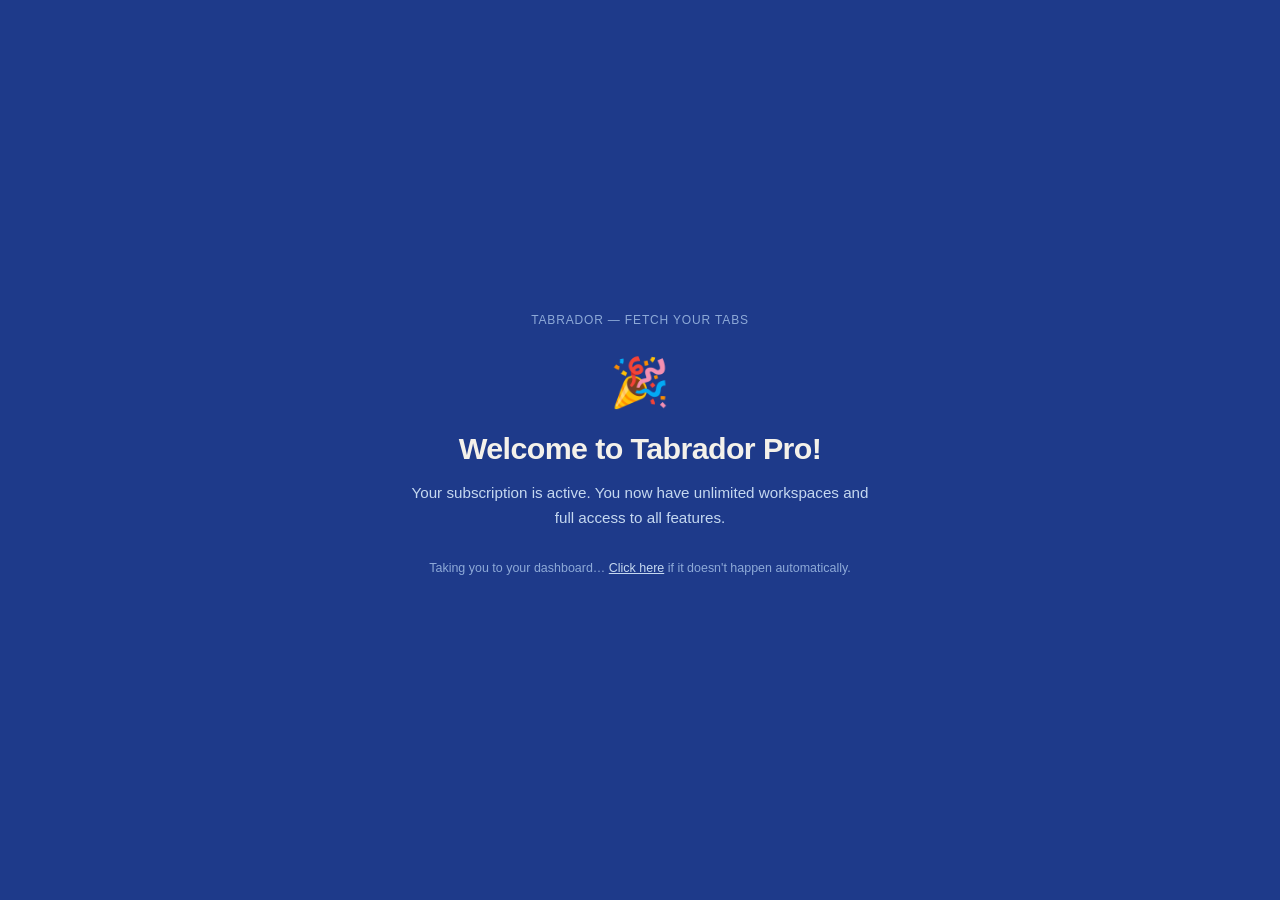
<file: billing_success.html>
<!DOCTYPE html>
<html lang="en">
<head>
  <meta charset="UTF-8">
  <meta name="viewport" content="width=device-width, initial-scale=1.0">
  <title>Welcome to Pro — Tabrador</title>
  <!-- Auto-redirect to the app after 3 seconds -->
  <meta http-equiv="refresh" content="3;url=https://tabrador.app/app">
  <style>
    html, body {
      margin: 0; padding: 0;
      background: #1E3A8A;
      color: #F4F1EA;
      font-family: -apple-system, BlinkMacSystemFont, 'Segoe UI', Roboto, sans-serif;
      height: 100vh;
      display: flex; align-items: center; justify-content: center;
    }
    .card {
      text-align: center; padding: 3rem 2.5rem; max-width: 460px;
    }
    .emoji { font-size: 3rem; margin-bottom: 1.25rem; display: block; }
    h1 {
      font-size: 1.9rem; font-weight: 800; letter-spacing: -0.02em;
      margin: 0 0 0.9rem;
    }
    p { font-size: 0.95rem; color: #C5D8F0; line-height: 1.65; margin: 0 0 0.5rem; }
    .sub {
      font-size: 0.78rem; color: #8EAAD8; margin-top: 1.75rem;
    }
    .sub a { color: #C5D8F0; }
    .brand {
      font-size: 0.75rem; letter-spacing: 0.07em; text-transform: uppercase;
      color: #8EAAD8; margin-bottom: 1.75rem; display: block;
    }
  </style>
</head>
<body>
  <div class="card">
    <span class="brand">Tabrador — Fetch your tabs</span>
    <span class="emoji">🎉</span>
    <h1>Welcome to Tabrador Pro!</h1>
    <p>Your subscription is active. You now have unlimited workspaces and full access to all features.</p>
    <p class="sub">
      Taking you to your dashboard…
      <a href="https://tabrador.app/app">Click here</a> if it doesn't happen automatically.
    </p>
  </div>
</body>
</html>
</file>
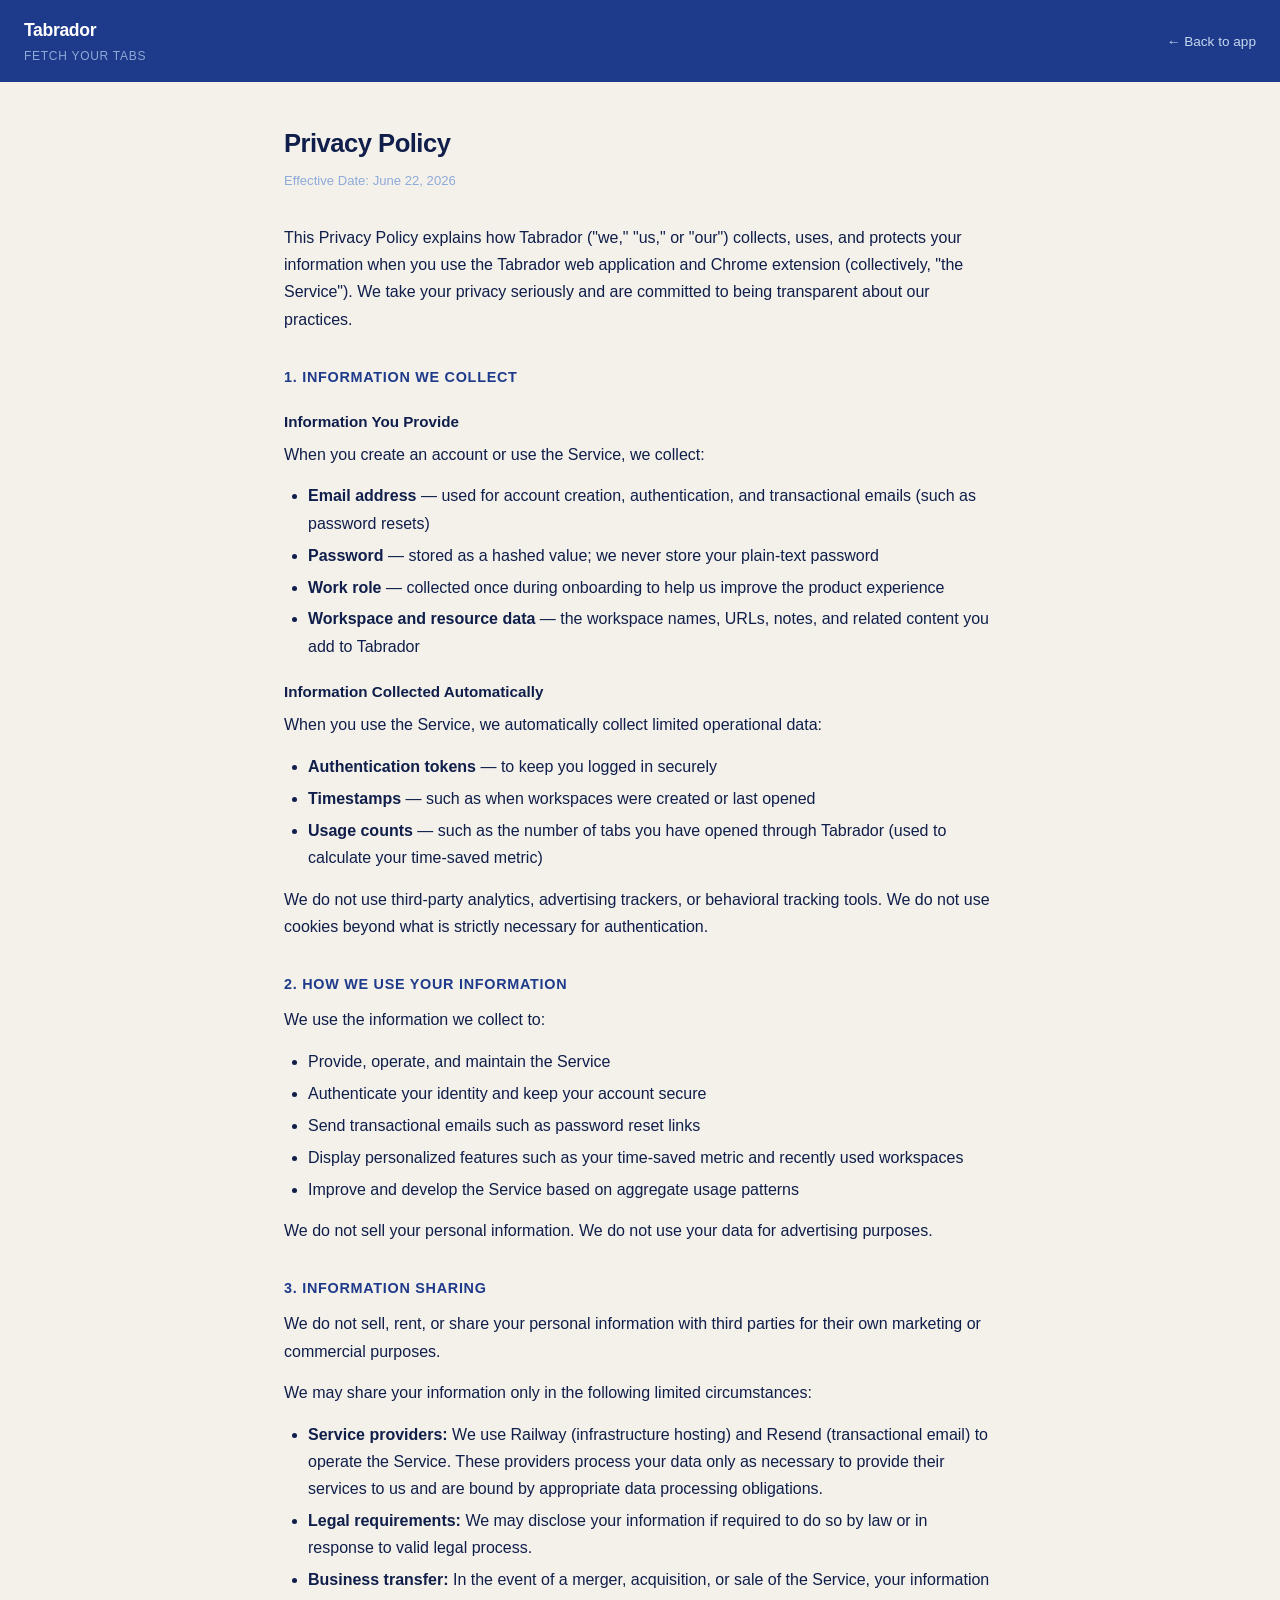
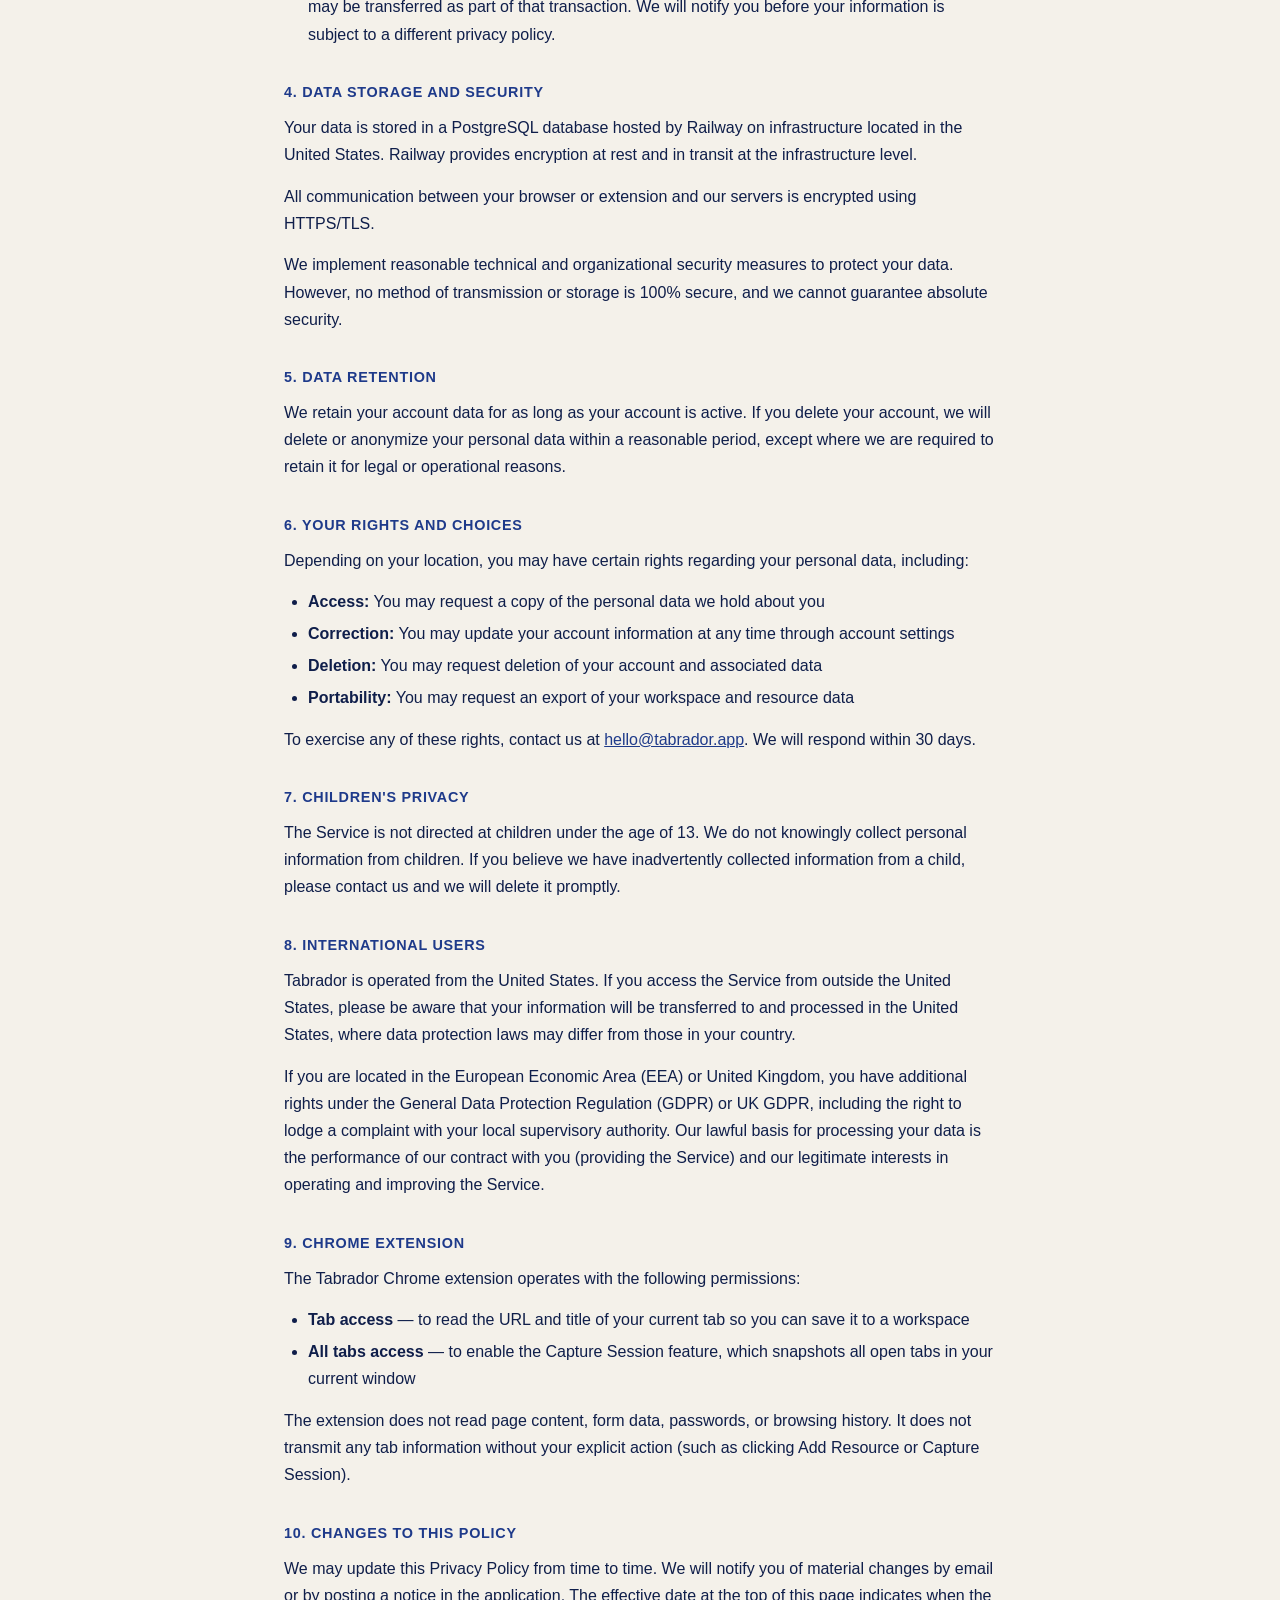
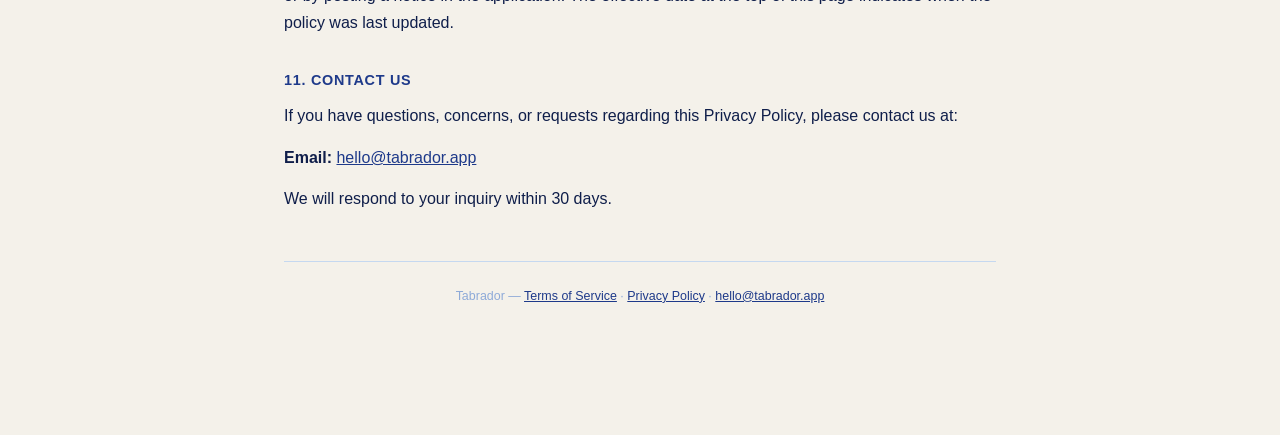
<file: privacy.html>
<!DOCTYPE html>
<html lang="en">
<head>
  <meta charset="UTF-8">
  <meta name="viewport" content="width=device-width, initial-scale=1.0">
  <title>Privacy Policy — Tabrador</title>
  <style>
    *, *::before, *::after { box-sizing: border-box; margin: 0; padding: 0; }
    body {
      background: #F4F1EA;
      color: #0F1E4A;
      font-family: -apple-system, BlinkMacSystemFont, 'Segoe UI', Roboto, sans-serif;
      font-size: 16px;
      line-height: 1.7;
    }
    header {
      background: #1E3A8A;
      padding: 1rem 1.5rem;
      display: flex;
      align-items: center;
      justify-content: space-between;
      gap: 1rem;
    }
    .brand { color: #FFFFFF; font-weight: 700; font-size: 1.1rem; letter-spacing: -0.02em; }
    .brand span { color: #8EAAD8; font-size: 0.75rem; font-weight: 400;
                  letter-spacing: 0.06em; text-transform: uppercase; display: block; }
    header a { color: #C5D8F0; font-size: 0.85rem; text-decoration: none; white-space: nowrap; }
    header a:hover { color: #FFFFFF; text-decoration: underline; }
    main {
      max-width: 760px;
      margin: 2.5rem auto;
      padding: 0 1.5rem 4rem;
    }
    h1 {
      font-size: 1.6rem;
      font-weight: 800;
      color: #0F1E4A;
      letter-spacing: -0.02em;
      margin-bottom: 0.25rem;
    }
    .effective-date { font-size: 0.82rem; color: #8EAAD8; margin-bottom: 2rem; }
    h2 {
      font-size: 0.9rem;
      font-weight: 700;
      color: #1E3A8A;
      letter-spacing: 0.05em;
      text-transform: uppercase;
      margin: 2rem 0 0.6rem;
    }
    h3 { font-size: 0.95rem; font-weight: 600; color: #0F1E4A; margin: 1.2rem 0 0.4rem; }
    p { margin-bottom: 0.9rem; }
    ul { margin: 0.5rem 0 0.9rem 1.5rem; }
    li { margin-bottom: 0.3rem; }
    a { color: #1E3A8A; }
    a:hover { text-decoration: underline; }
    footer {
      text-align: center;
      font-size: 0.78rem;
      color: #8EAAD8;
      padding: 1.5rem;
      border-top: 1px solid #C5D8F0;
      margin-top: 3rem;
    }
    @media (max-width: 600px) {
      h1 { font-size: 1.3rem; }
      main { padding: 0 1rem 3rem; }
    }
  </style>
</head>
<body>

<header>
  <div class="brand">
    Tabrador
    <span>Fetch your tabs</span>
  </div>
  <a href="https://tabrador.app">← Back to app</a>
</header>

<main>
  <h1>Privacy Policy</h1>
  <p class="effective-date">Effective Date: June 22, 2026</p>

  <p>This Privacy Policy explains how Tabrador ("we," "us," or "our") collects, uses, and protects your information when you use the Tabrador web application and Chrome extension (collectively, "the Service"). We take your privacy seriously and are committed to being transparent about our practices.</p>

  <h2>1. Information We Collect</h2>

  <h3>Information You Provide</h3>
  <p>When you create an account or use the Service, we collect:</p>
  <ul>
    <li><strong>Email address</strong> — used for account creation, authentication, and transactional emails (such as password resets)</li>
    <li><strong>Password</strong> — stored as a hashed value; we never store your plain-text password</li>
    <li><strong>Work role</strong> — collected once during onboarding to help us improve the product experience</li>
    <li><strong>Workspace and resource data</strong> — the workspace names, URLs, notes, and related content you add to Tabrador</li>
  </ul>

  <h3>Information Collected Automatically</h3>
  <p>When you use the Service, we automatically collect limited operational data:</p>
  <ul>
    <li><strong>Authentication tokens</strong> — to keep you logged in securely</li>
    <li><strong>Timestamps</strong> — such as when workspaces were created or last opened</li>
    <li><strong>Usage counts</strong> — such as the number of tabs you have opened through Tabrador (used to calculate your time-saved metric)</li>
  </ul>
  <p>We do not use third-party analytics, advertising trackers, or behavioral tracking tools. We do not use cookies beyond what is strictly necessary for authentication.</p>

  <h2>2. How We Use Your Information</h2>
  <p>We use the information we collect to:</p>
  <ul>
    <li>Provide, operate, and maintain the Service</li>
    <li>Authenticate your identity and keep your account secure</li>
    <li>Send transactional emails such as password reset links</li>
    <li>Display personalized features such as your time-saved metric and recently used workspaces</li>
    <li>Improve and develop the Service based on aggregate usage patterns</li>
  </ul>
  <p>We do not sell your personal information. We do not use your data for advertising purposes.</p>

  <h2>3. Information Sharing</h2>
  <p>We do not sell, rent, or share your personal information with third parties for their own marketing or commercial purposes.</p>
  <p>We may share your information only in the following limited circumstances:</p>
  <ul>
    <li><strong>Service providers:</strong> We use Railway (infrastructure hosting) and Resend (transactional email) to operate the Service. These providers process your data only as necessary to provide their services to us and are bound by appropriate data processing obligations.</li>
    <li><strong>Legal requirements:</strong> We may disclose your information if required to do so by law or in response to valid legal process.</li>
    <li><strong>Business transfer:</strong> In the event of a merger, acquisition, or sale of the Service, your information may be transferred as part of that transaction. We will notify you before your information is subject to a different privacy policy.</li>
  </ul>

  <h2>4. Data Storage and Security</h2>
  <p>Your data is stored in a PostgreSQL database hosted by Railway on infrastructure located in the United States. Railway provides encryption at rest and in transit at the infrastructure level.</p>
  <p>All communication between your browser or extension and our servers is encrypted using HTTPS/TLS.</p>
  <p>We implement reasonable technical and organizational security measures to protect your data. However, no method of transmission or storage is 100% secure, and we cannot guarantee absolute security.</p>

  <h2>5. Data Retention</h2>
  <p>We retain your account data for as long as your account is active. If you delete your account, we will delete or anonymize your personal data within a reasonable period, except where we are required to retain it for legal or operational reasons.</p>

  <h2>6. Your Rights and Choices</h2>
  <p>Depending on your location, you may have certain rights regarding your personal data, including:</p>
  <ul>
    <li><strong>Access:</strong> You may request a copy of the personal data we hold about you</li>
    <li><strong>Correction:</strong> You may update your account information at any time through account settings</li>
    <li><strong>Deletion:</strong> You may request deletion of your account and associated data</li>
    <li><strong>Portability:</strong> You may request an export of your workspace and resource data</li>
  </ul>
  <p>To exercise any of these rights, contact us at <a href="mailto:hello@tabrador.app">hello@tabrador.app</a>. We will respond within 30 days.</p>

  <h2>7. Children's Privacy</h2>
  <p>The Service is not directed at children under the age of 13. We do not knowingly collect personal information from children. If you believe we have inadvertently collected information from a child, please contact us and we will delete it promptly.</p>

  <h2>8. International Users</h2>
  <p>Tabrador is operated from the United States. If you access the Service from outside the United States, please be aware that your information will be transferred to and processed in the United States, where data protection laws may differ from those in your country.</p>
  <p>If you are located in the European Economic Area (EEA) or United Kingdom, you have additional rights under the General Data Protection Regulation (GDPR) or UK GDPR, including the right to lodge a complaint with your local supervisory authority. Our lawful basis for processing your data is the performance of our contract with you (providing the Service) and our legitimate interests in operating and improving the Service.</p>

  <h2>9. Chrome Extension</h2>
  <p>The Tabrador Chrome extension operates with the following permissions:</p>
  <ul>
    <li><strong>Tab access</strong> — to read the URL and title of your current tab so you can save it to a workspace</li>
    <li><strong>All tabs access</strong> — to enable the Capture Session feature, which snapshots all open tabs in your current window</li>
  </ul>
  <p>The extension does not read page content, form data, passwords, or browsing history. It does not transmit any tab information without your explicit action (such as clicking Add Resource or Capture Session).</p>

  <h2>10. Changes to This Policy</h2>
  <p>We may update this Privacy Policy from time to time. We will notify you of material changes by email or by posting a notice in the application. The effective date at the top of this page indicates when the policy was last updated.</p>

  <h2>11. Contact Us</h2>
  <p>If you have questions, concerns, or requests regarding this Privacy Policy, please contact us at:</p>
  <p><strong>Email:</strong> <a href="mailto:hello@tabrador.app">hello@tabrador.app</a></p>
  <p>We will respond to your inquiry within 30 days.</p>

  <footer>
    Tabrador &mdash; <a href="/terms">Terms of Service</a> &middot; <a href="/privacy">Privacy Policy</a> &middot; <a href="mailto:hello@tabrador.app">hello@tabrador.app</a>
  </footer>
</main>

</body>
</html>
</file>
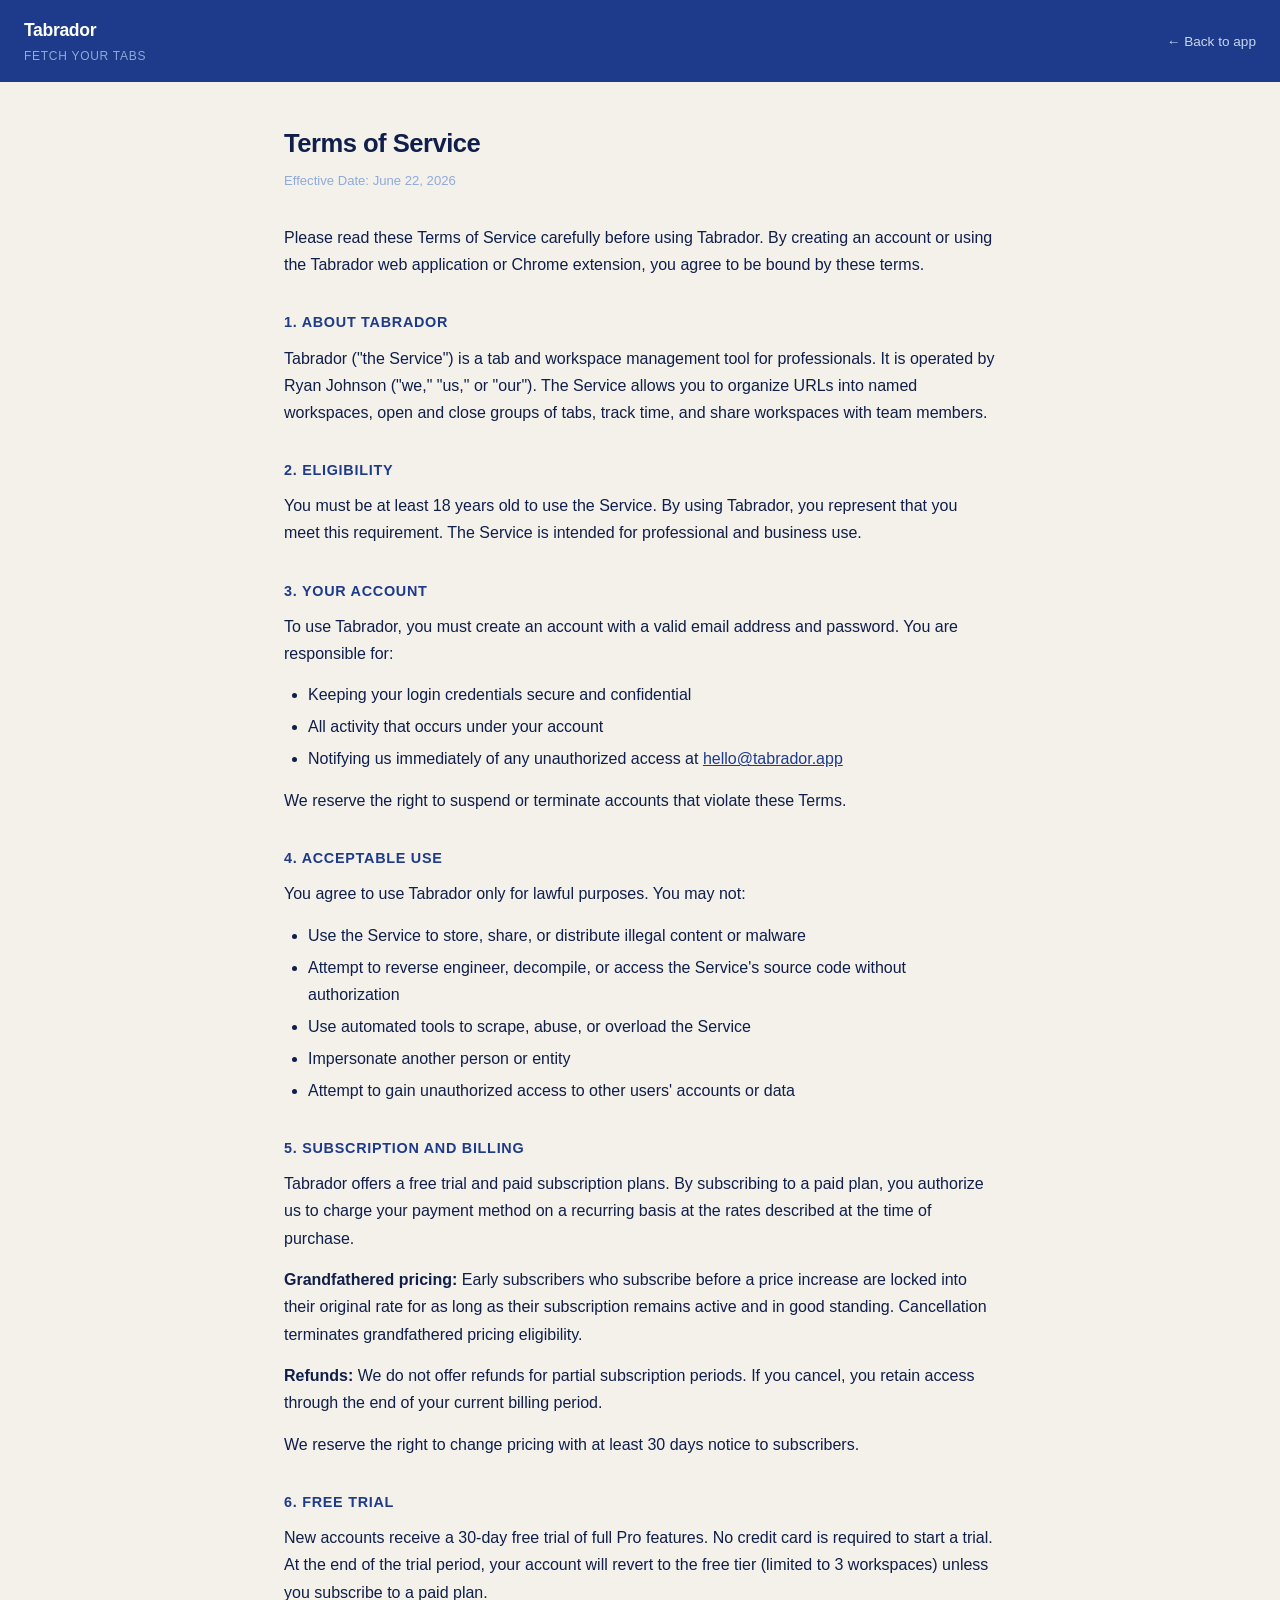
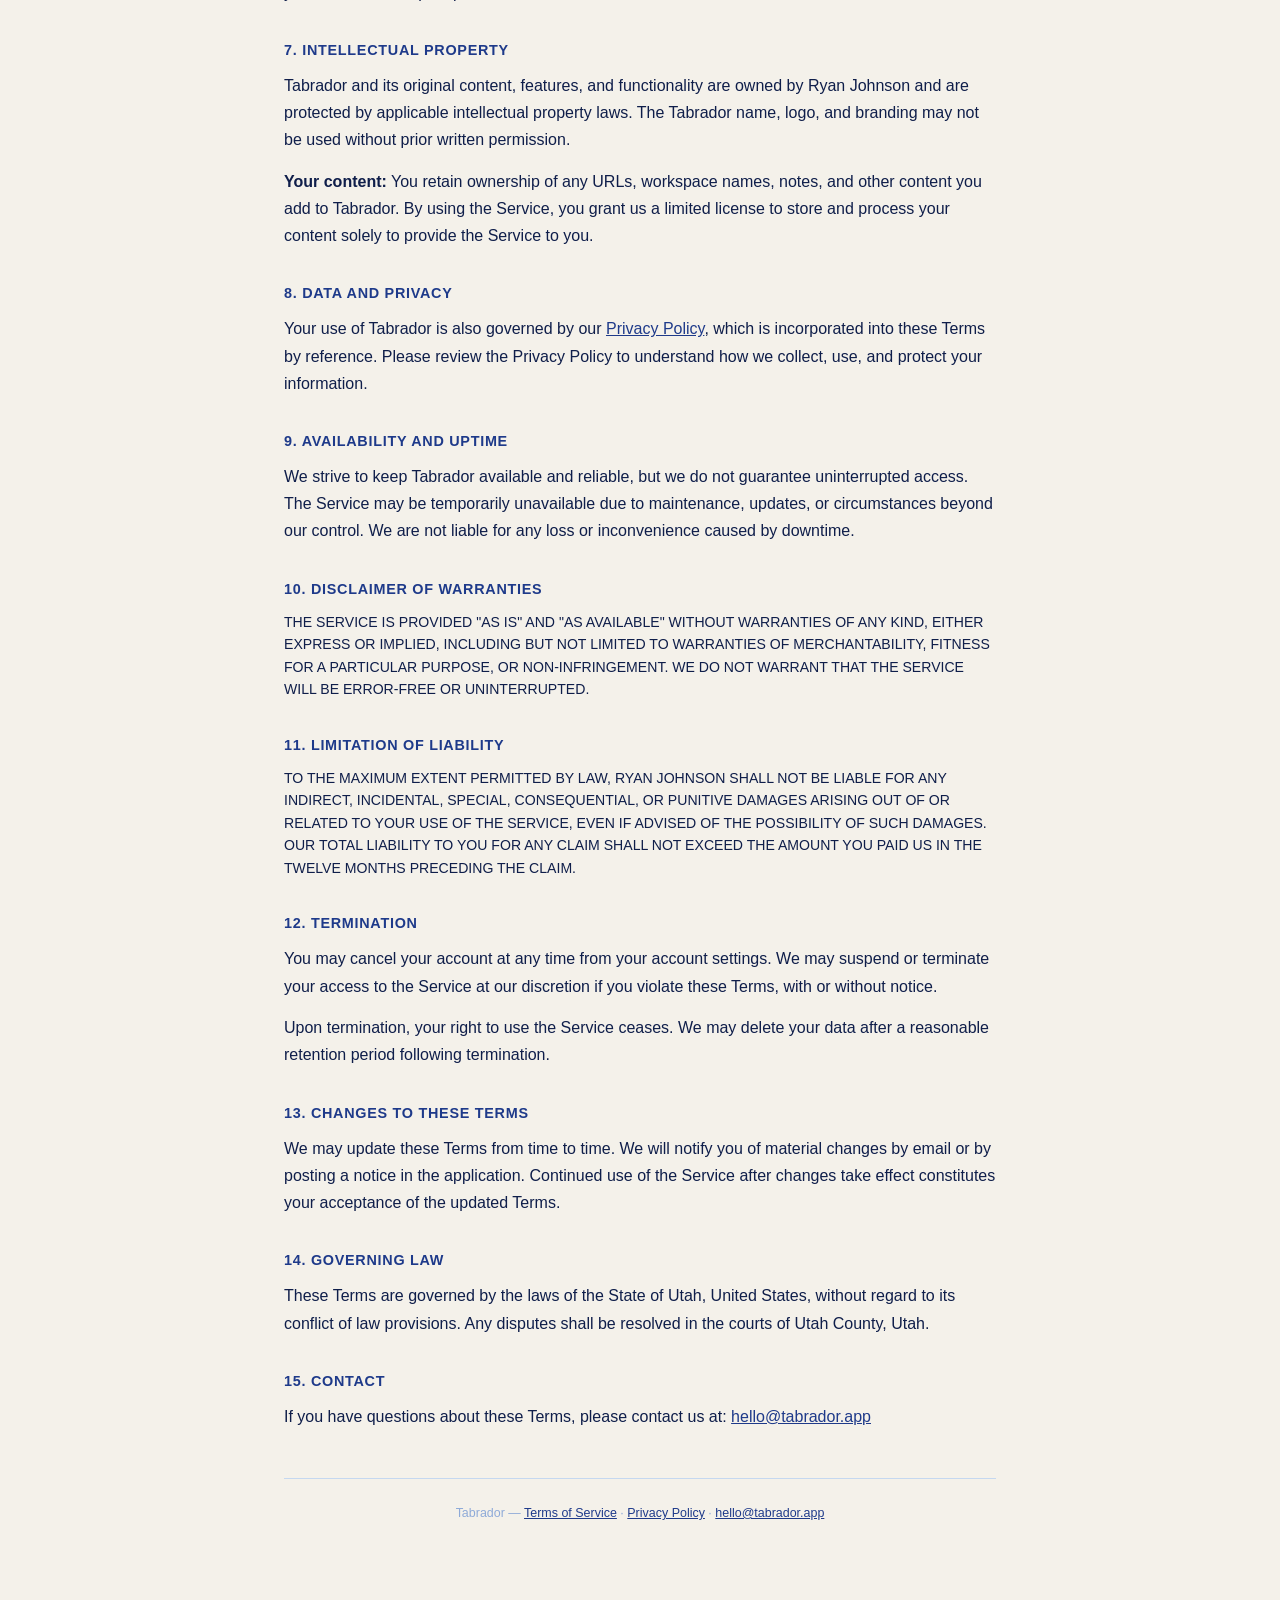
<file: terms.html>
<!DOCTYPE html>
<html lang="en">
<head>
  <meta charset="UTF-8">
  <meta name="viewport" content="width=device-width, initial-scale=1.0">
  <title>Terms of Service — Tabrador</title>
  <style>
    *, *::before, *::after { box-sizing: border-box; margin: 0; padding: 0; }
    body {
      background: #F4F1EA;
      color: #0F1E4A;
      font-family: -apple-system, BlinkMacSystemFont, 'Segoe UI', Roboto, sans-serif;
      font-size: 16px;
      line-height: 1.7;
    }
    header {
      background: #1E3A8A;
      padding: 1rem 1.5rem;
      display: flex;
      align-items: center;
      justify-content: space-between;
      gap: 1rem;
    }
    .brand { color: #FFFFFF; font-weight: 700; font-size: 1.1rem; letter-spacing: -0.02em; }
    .brand span { color: #8EAAD8; font-size: 0.75rem; font-weight: 400;
                  letter-spacing: 0.06em; text-transform: uppercase; display: block; }
    header a { color: #C5D8F0; font-size: 0.85rem; text-decoration: none; white-space: nowrap; }
    header a:hover { color: #FFFFFF; text-decoration: underline; }
    main {
      max-width: 760px;
      margin: 2.5rem auto;
      padding: 0 1.5rem 4rem;
    }
    h1 {
      font-size: 1.6rem;
      font-weight: 800;
      color: #0F1E4A;
      letter-spacing: -0.02em;
      margin-bottom: 0.25rem;
    }
    .effective-date { font-size: 0.82rem; color: #8EAAD8; margin-bottom: 2rem; }
    h2 {
      font-size: 0.9rem;
      font-weight: 700;
      color: #1E3A8A;
      letter-spacing: 0.05em;
      text-transform: uppercase;
      margin: 2rem 0 0.6rem;
    }
    p { margin-bottom: 0.9rem; }
    ul { margin: 0.5rem 0 0.9rem 1.5rem; }
    li { margin-bottom: 0.3rem; }
    a { color: #1E3A8A; }
    a:hover { text-decoration: underline; }
    .uppercase-block { font-size: 0.88rem; line-height: 1.6; }
    footer {
      text-align: center;
      font-size: 0.78rem;
      color: #8EAAD8;
      padding: 1.5rem;
      border-top: 1px solid #C5D8F0;
      margin-top: 3rem;
    }
    @media (max-width: 600px) {
      h1 { font-size: 1.3rem; }
      main { padding: 0 1rem 3rem; }
    }
  </style>
</head>
<body>

<header>
  <div class="brand">
    Tabrador
    <span>Fetch your tabs</span>
  </div>
  <a href="https://tabrador.app">← Back to app</a>
</header>

<main>
  <h1>Terms of Service</h1>
  <p class="effective-date">Effective Date: June 22, 2026</p>

  <p>Please read these Terms of Service carefully before using Tabrador. By creating an account or using the Tabrador web application or Chrome extension, you agree to be bound by these terms.</p>

  <h2>1. About Tabrador</h2>
  <p>Tabrador ("the Service") is a tab and workspace management tool for professionals. It is operated by Ryan Johnson ("we," "us," or "our"). The Service allows you to organize URLs into named workspaces, open and close groups of tabs, track time, and share workspaces with team members.</p>

  <h2>2. Eligibility</h2>
  <p>You must be at least 18 years old to use the Service. By using Tabrador, you represent that you meet this requirement. The Service is intended for professional and business use.</p>

  <h2>3. Your Account</h2>
  <p>To use Tabrador, you must create an account with a valid email address and password. You are responsible for:</p>
  <ul>
    <li>Keeping your login credentials secure and confidential</li>
    <li>All activity that occurs under your account</li>
    <li>Notifying us immediately of any unauthorized access at <a href="mailto:hello@tabrador.app">hello@tabrador.app</a></li>
  </ul>
  <p>We reserve the right to suspend or terminate accounts that violate these Terms.</p>

  <h2>4. Acceptable Use</h2>
  <p>You agree to use Tabrador only for lawful purposes. You may not:</p>
  <ul>
    <li>Use the Service to store, share, or distribute illegal content or malware</li>
    <li>Attempt to reverse engineer, decompile, or access the Service's source code without authorization</li>
    <li>Use automated tools to scrape, abuse, or overload the Service</li>
    <li>Impersonate another person or entity</li>
    <li>Attempt to gain unauthorized access to other users' accounts or data</li>
  </ul>

  <h2>5. Subscription and Billing</h2>
  <p>Tabrador offers a free trial and paid subscription plans. By subscribing to a paid plan, you authorize us to charge your payment method on a recurring basis at the rates described at the time of purchase.</p>
  <p><strong>Grandfathered pricing:</strong> Early subscribers who subscribe before a price increase are locked into their original rate for as long as their subscription remains active and in good standing. Cancellation terminates grandfathered pricing eligibility.</p>
  <p><strong>Refunds:</strong> We do not offer refunds for partial subscription periods. If you cancel, you retain access through the end of your current billing period.</p>
  <p>We reserve the right to change pricing with at least 30 days notice to subscribers.</p>

  <h2>6. Free Trial</h2>
  <p>New accounts receive a 30-day free trial of full Pro features. No credit card is required to start a trial. At the end of the trial period, your account will revert to the free tier (limited to 3 workspaces) unless you subscribe to a paid plan.</p>

  <h2>7. Intellectual Property</h2>
  <p>Tabrador and its original content, features, and functionality are owned by Ryan Johnson and are protected by applicable intellectual property laws. The Tabrador name, logo, and branding may not be used without prior written permission.</p>
  <p><strong>Your content:</strong> You retain ownership of any URLs, workspace names, notes, and other content you add to Tabrador. By using the Service, you grant us a limited license to store and process your content solely to provide the Service to you.</p>

  <h2>8. Data and Privacy</h2>
  <p>Your use of Tabrador is also governed by our <a href="/privacy">Privacy Policy</a>, which is incorporated into these Terms by reference. Please review the Privacy Policy to understand how we collect, use, and protect your information.</p>

  <h2>9. Availability and Uptime</h2>
  <p>We strive to keep Tabrador available and reliable, but we do not guarantee uninterrupted access. The Service may be temporarily unavailable due to maintenance, updates, or circumstances beyond our control. We are not liable for any loss or inconvenience caused by downtime.</p>

  <h2>10. Disclaimer of Warranties</h2>
  <p class="uppercase-block">THE SERVICE IS PROVIDED "AS IS" AND "AS AVAILABLE" WITHOUT WARRANTIES OF ANY KIND, EITHER EXPRESS OR IMPLIED, INCLUDING BUT NOT LIMITED TO WARRANTIES OF MERCHANTABILITY, FITNESS FOR A PARTICULAR PURPOSE, OR NON-INFRINGEMENT. WE DO NOT WARRANT THAT THE SERVICE WILL BE ERROR-FREE OR UNINTERRUPTED.</p>

  <h2>11. Limitation of Liability</h2>
  <p class="uppercase-block">TO THE MAXIMUM EXTENT PERMITTED BY LAW, RYAN JOHNSON SHALL NOT BE LIABLE FOR ANY INDIRECT, INCIDENTAL, SPECIAL, CONSEQUENTIAL, OR PUNITIVE DAMAGES ARISING OUT OF OR RELATED TO YOUR USE OF THE SERVICE, EVEN IF ADVISED OF THE POSSIBILITY OF SUCH DAMAGES. OUR TOTAL LIABILITY TO YOU FOR ANY CLAIM SHALL NOT EXCEED THE AMOUNT YOU PAID US IN THE TWELVE MONTHS PRECEDING THE CLAIM.</p>

  <h2>12. Termination</h2>
  <p>You may cancel your account at any time from your account settings. We may suspend or terminate your access to the Service at our discretion if you violate these Terms, with or without notice.</p>
  <p>Upon termination, your right to use the Service ceases. We may delete your data after a reasonable retention period following termination.</p>

  <h2>13. Changes to These Terms</h2>
  <p>We may update these Terms from time to time. We will notify you of material changes by email or by posting a notice in the application. Continued use of the Service after changes take effect constitutes your acceptance of the updated Terms.</p>

  <h2>14. Governing Law</h2>
  <p>These Terms are governed by the laws of the State of Utah, United States, without regard to its conflict of law provisions. Any disputes shall be resolved in the courts of Utah County, Utah.</p>

  <h2>15. Contact</h2>
  <p>If you have questions about these Terms, please contact us at: <a href="mailto:hello@tabrador.app">hello@tabrador.app</a></p>

  <footer>
    Tabrador &mdash; <a href="/terms">Terms of Service</a> &middot; <a href="/privacy">Privacy Policy</a> &middot; <a href="mailto:hello@tabrador.app">hello@tabrador.app</a>
  </footer>
</main>

</body>
</html>
</file>
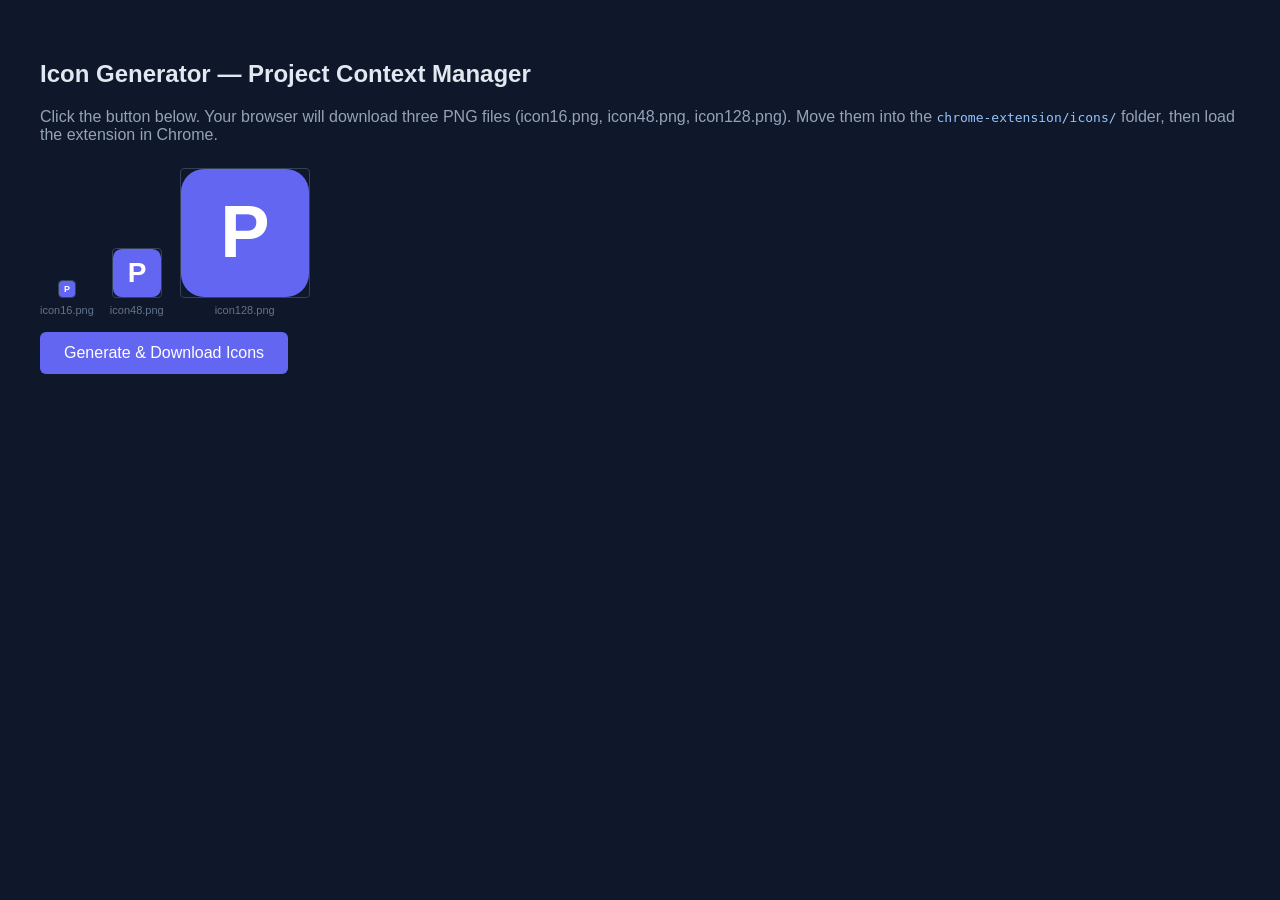
<file: chrome-extension/create-icons.html>
<!DOCTYPE html>
<html lang="en">
<head>
  <meta charset="UTF-8">
  <title>Generate Extension Icons</title>
  <style>
    body { font-family: sans-serif; padding: 2rem; background: #0f172a; color: #e2e8f0; }
    button { background: #6366f1; color: white; border: none; padding: 0.75rem 1.5rem;
             border-radius: 6px; font-size: 1rem; cursor: pointer; margin-top: 1rem; }
    button:hover { background: #4f46e5; }
    #status { margin-top: 1rem; color: #94a3b8; }
    #previews { display: flex; gap: 1rem; align-items: flex-end; margin-top: 1.5rem; }
    #previews canvas { border: 1px solid #334155; border-radius: 4px; }
  </style>
</head>
<body>
  <h2>Icon Generator — Project Context Manager</h2>
  <p style="color:#94a3b8; margin-top:0.5rem;">
    Click the button below. Your browser will download three PNG files
    (icon16.png, icon48.png, icon128.png). Move them into the
    <code style="color:#93c5fd">chrome-extension/icons/</code> folder,
    then load the extension in Chrome.
  </p>

  <div id="previews"></div>
  <button onclick="generateAll()">Generate &amp; Download Icons</button>
  <p id="status"></p>

  <script>
    // Draw a single icon at the given pixel size onto a <canvas> element.
    function drawIcon(size) {
      const canvas = document.createElement('canvas');
      canvas.width  = size;
      canvas.height = size;
      const ctx = canvas.getContext('2d');

      // Rounded rectangle background in indigo (#6366f1)
      const r = size * 0.18;
      ctx.fillStyle = '#6366f1';
      ctx.beginPath();
      ctx.moveTo(r, 0);
      ctx.lineTo(size - r, 0);
      ctx.arcTo(size, 0,    size,      r,        r);
      ctx.lineTo(size, size - r);
      ctx.arcTo(size, size, size - r,  size,     r);
      ctx.lineTo(r, size);
      ctx.arcTo(0,    size, 0,         size - r, r);
      ctx.lineTo(0, r);
      ctx.arcTo(0,    0,    r,         0,        r);
      ctx.closePath();
      ctx.fill();

      // White "P" centered
      ctx.fillStyle    = 'white';
      ctx.font         = `bold ${Math.round(size * 0.58)}px sans-serif`;
      ctx.textAlign    = 'center';
      ctx.textBaseline = 'middle';
      ctx.fillText('P', size / 2, size / 2 + size * 0.03);

      return canvas;
    }

    // Trigger a PNG download for one canvas.
    function downloadCanvas(canvas, filename) {
      return new Promise(resolve => {
        canvas.toBlob(blob => {
          const a = document.createElement('a');
          a.href     = URL.createObjectURL(blob);
          a.download = filename;
          document.body.appendChild(a);
          a.click();
          document.body.removeChild(a);
          setTimeout(() => { URL.revokeObjectURL(a.href); resolve(); }, 400);
        }, 'image/png');
      });
    }

    // Show previews immediately on load so the user can see what they'll get.
    window.addEventListener('load', () => {
      const container = document.getElementById('previews');
      for (const size of [16, 48, 128]) {
        const canvas = drawIcon(size);
        const label  = document.createElement('div');
        label.style.cssText = 'display:flex;flex-direction:column;align-items:center;gap:0.4rem;';
        label.innerHTML = `<span style="color:#64748b;font-size:11px">icon${size}.png</span>`;
        label.prepend(canvas);
        container.appendChild(label);
      }
    });

    async function generateAll() {
      const status = document.getElementById('status');
      status.textContent = 'Generating…';
      for (const size of [16, 48, 128]) {
        const canvas = drawIcon(size);
        await downloadCanvas(canvas, `icon${size}.png`);
        status.textContent = `Downloaded icon${size}.png…`;
      }
      status.textContent =
        'Done! Move the 3 PNG files into chrome-extension/icons/, then load the extension.';
    }
  </script>
</body>
</html>
</file>
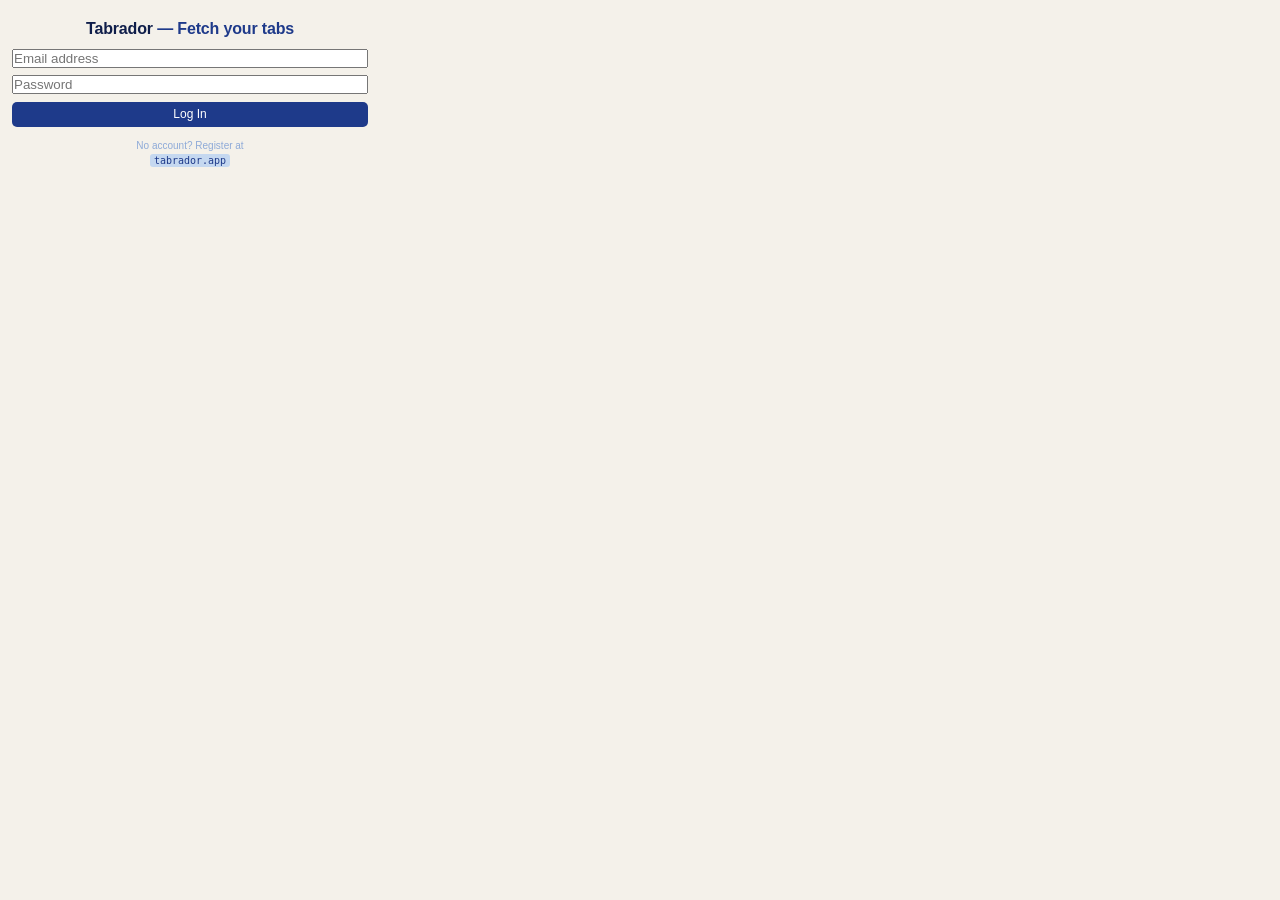
<file: chrome-extension/popup/popup.html>
<!DOCTYPE html>
<html lang="en">
<head>
  <meta charset="UTF-8">
  <!-- BRANDING: "Tabrador" was "Project Context Manager" -->
  <title>Tabrador</title>
  <link rel="stylesheet" href="popup.css">
</head>
<body>

  <!-- Login screen — shown when no JWT token is stored, hidden after login -->
  <div id="login-screen">
    <div class="login-card">
      <!-- BRANDING: app name + tagline -->
      <h2 class="login-title">Tabrador <span>— Fetch your tabs</span></h2>
      <div id="login-error" class="login-error hidden"></div>
      <div class="login-form">
        <input type="email"    id="login-email"    placeholder="Email address" autocomplete="email" />
        <input type="password" id="login-password" placeholder="Password"      autocomplete="current-password" />
        <button id="login-btn" class="btn-primary full-width">Log In</button>
      </div>
      <p class="login-hint">
        No account? Register at<br>
        <code>tabrador.app</code>
      </p>
    </div>
  </div>

  <!-- Main UI — hidden until the user logs in -->
  <div id="main-ui" class="hidden">

    <!-- Current tab bar: shows the active page URL and a ✓ badge if it's saved -->
    <div class="tab-bar">
      <span id="current-tab-url" class="tab-url">Loading…</span>
      <span id="current-tab-badge" class="tab-badge hidden">✓ Saved</span>
    </div>

    <!-- Quick-add: pick a workspace then click Add Resource -->
    <!-- TERMINOLOGY: "workspace" was "list", "Add Resource" was "Add Tab" -->
    <div class="section">
      <select id="list-select">
        <option value="">— select a workspace —</option>
      </select>
      <button id="add-btn" class="btn-primary">Add Resource</button>
    </div>

    <!-- Toolbar: create workspace + capture session -->
    <!-- TERMINOLOGY: "New Workspace" was "New List", "Capture Session" was "Snapshot Tabs" -->
    <div class="section" style="padding-top:0.35rem;padding-bottom:0.35rem;">
      <button id="new-list-btn"  class="btn-secondary" style="flex:1">+ New Workspace</button>
      <button id="snapshot-btn"  class="btn-secondary" style="flex:1">⊞ Capture Session</button>
    </div>

    <!-- New workspace form — hidden until + New Workspace is clicked -->
    <!-- TERMINOLOGY: "Client or project name" was "List name" -->
    <div id="new-list-form" class="section hidden">
      <input type="text" id="new-list-name" placeholder="Client or project name…" />
      <button id="create-list-btn" class="btn-primary">Create</button>
      <button id="cancel-new-list-btn" class="btn-icon" title="Cancel">✕</button>
    </div>

    <!-- Toast notification -->
    <div id="status-toast" class="status-toast hidden" role="status"></div>

    <!-- Workspace cards rendered by popup.js -->
    <div id="lists-container" class="lists-container"></div>

    <!-- Footer: logged-in email + logout -->
    <div class="footer">
      <span id="user-email-label" class="footer-email"></span>
      <button id="logout-btn" class="btn-link btn-link--dim" title="Log out">↩ Log out</button>
    </div>

  </div><!-- /#main-ui -->

  <script src="popup.js"></script>
</body>
</html>
</file>
<file: chrome-extension/popup/popup.css>
/* popup.css — extension popup, blue-parchment palette */

*, *::before, *::after { box-sizing: border-box; margin: 0; padding: 0; }

body {
  font-family: -apple-system, BlinkMacSystemFont, 'Segoe UI', Roboto, sans-serif;
  background: #F4F1EA;
  color: #0F1E4A;
  width: 380px;
  font-size: 13px;
}

/* ── Tab bar ────────────────────────────────────────────────────────────── */
.tab-bar {
  display: flex;
  align-items: center;
  gap: 0.5rem;
  padding: 0.5rem 0.75rem;
  background: #1E3A8A;
  border-bottom: 1px solid #2D4FA0;
}

.tab-url {
  flex: 1;
  color: #C5D8F0;
  font-size: 11px;
  overflow: hidden;
  text-overflow: ellipsis;
  white-space: nowrap;
}

.tab-badge {
  background: #059669;
  color: white;
  font-size: 10px;
  font-weight: 600;
  padding: 2px 6px;
  border-radius: 3px;
  flex-shrink: 0;
  white-space: nowrap;
}

/* ── Generic section row ────────────────────────────────────────────────── */
.section {
  display: flex;
  align-items: center;
  gap: 0.4rem;
  padding: 0.5rem 0.75rem;
  border-bottom: 1px solid #C5D8F0;
  background: #F4F1EA;
}

/* ── Inputs & selects ───────────────────────────────────────────────────── */
input[type="text"],
select {
  flex: 1;
  min-width: 0;
  background: #FFFFFF;
  border: 1px solid #C5D8F0;
  color: #0F1E4A;
  padding: 0.35rem 0.5rem;
  border-radius: 5px;
  font-size: 12px;
  outline: none;
  font-family: inherit;
}

input[type="text"]:focus,
select:focus { border-color: #1E3A8A; }

input[type="text"]::placeholder { color: #8EAAD8; }

/* ── Buttons ────────────────────────────────────────────────────────────── */
button {
  cursor: pointer;
  border: none;
  border-radius: 5px;
  font-size: 12px;
  font-weight: 500;
  padding: 0.35rem 0.6rem;
  transition: background 0.12s, color 0.12s;
  white-space: nowrap;
  font-family: inherit;
}

.btn-primary         { background: #1E3A8A; color: white; }
.btn-primary:hover   { background: #2D4FA0; }

.btn-secondary       { background: #C5D8F0; color: #0F1E4A; border: 1px solid #8EAAD8; }
.btn-secondary:hover { background: #8EAAD8; color: #0F1E4A; }

.btn-icon       { background: transparent; color: #8EAAD8; font-size: 14px; padding: 0.15rem 0.35rem; }
.btn-icon:hover { color: #dc2626; }

.btn-open       { background: #059669; color: white; font-size: 11px; padding: 0.2rem 0.45rem; }
.btn-open:hover { background: #047857; }

.btn-close       { background: transparent; color: #dc2626; border: 1px solid #dc2626; font-size: 11px; padding: 0.2rem 0.45rem; }
.btn-close:hover { background: #dc2626; color: white; }

.btn-delete       { background: transparent; color: #C5D8F0; font-size: 14px; padding: 0.1rem 0.3rem; }
.btn-delete:hover { color: #dc2626; }

.remove-url-btn       { background: transparent; border: none; color: #C5D8F0; font-size: 13px;
                        padding: 0; line-height: 1; cursor: pointer; flex-shrink: 0; transition: color 0.1s; }
.remove-url-btn:hover { color: #dc2626; }

.btn-link       { background: transparent; color: #1E3A8A; font-size: 11px; padding: 0.2rem 0.4rem; }
.btn-link:hover { color: #2D4FA0; text-decoration: underline; }

.btn-link--dim       { color: #8EAAD8; }
.btn-link--dim:hover { color: #dc2626; text-decoration: none; }

.full-width { width: 100%; justify-content: center; }

/* ── Editable list name ─────────────────────────────────────────────────── */
.list-name-input {
  flex: 1;
  min-width: 0;
  font-weight: 600;
  font-size: 12px;
  color: #0F1E4A;
  background: transparent;
  border: 1px solid transparent;
  border-radius: 3px;
  padding: 1px 3px;
  overflow: hidden;
  text-overflow: ellipsis;
  white-space: nowrap;
  outline: none;
  cursor: text;
  font-family: inherit;
}

.list-name-input:focus {
  border-color: #1E3A8A;
  background: #FFFFFF;
  white-space: normal;
  overflow: visible;
}

/* ── Lists container ────────────────────────────────────────────────────── */
.lists-container { max-height: 260px; overflow-y: auto; }

.lists-container::-webkit-scrollbar       { width: 4px; }
.lists-container::-webkit-scrollbar-track { background: transparent; }
.lists-container::-webkit-scrollbar-thumb { background: #C5D8F0; border-radius: 4px; }

/* ── Individual list card ───────────────────────────────────────────────── */
.list-card {
  padding: 0.5rem 0.75rem;
  border-bottom: 1px solid #C5D8F0;
  background: #FFFFFF;
}

.list-card--active {
  border-left: 3px solid #1E3A8A;
  padding-left: calc(0.75rem - 3px);
  background: #EEF4FB;
}

.list-header {
  display: flex;
  align-items: center;
  gap: 0.35rem;
  margin-bottom: 0.35rem;
}

.url-count {
  font-size: 10px;
  color: #2D4FA0;
  background: #C5D8F0;
  padding: 1px 5px;
  border-radius: 3px;
}

/* ── URL items ──────────────────────────────────────────────────────────── */
.url-list { list-style: none; display: flex; flex-direction: column; gap: 2px; }

.url-item {
  display: flex;
  align-items: center;
  gap: 0.35rem;
  padding: 3px 6px;
  background: #EEF4FB;
  border-radius: 4px;
}

.url-label {
  flex: 1;
  color: #1E3A8A;
  font-size: 11px;
  overflow: hidden;
  text-overflow: ellipsis;
  white-space: nowrap;
}

.no-urls   { color: #8EAAD8; font-size: 11px; padding: 2px 0; font-style: italic; }
.empty-state { text-align: center; color: #8EAAD8; font-size: 12px; padding: 1.5rem 0.75rem; }

/* ── Footer ─────────────────────────────────────────────────────────────── */
.footer {
  display: flex;
  align-items: center;
  gap: 0.25rem;
  padding: 0.4rem 0.75rem;
  border-top: 1px solid #C5D8F0;
  background: #F4F1EA;
}

.footer-email {
  flex: 1;
  font-size: 10px;
  color: #8EAAD8;
  overflow: hidden;
  text-overflow: ellipsis;
  white-space: nowrap;
}

/* ── Status toast ───────────────────────────────────────────────────────── */
.status-toast {
  position: fixed; top: 0; left: 0; right: 0;
  padding: 0.35rem 0.75rem; font-size: 11px; font-weight: 600;
  text-align: center; z-index: 999;
}

.status-toast--success { background: #059669; color: white; }
.status-toast--error   { background: #dc2626; color: white; }
.status-toast--warn    { background: #d97706; color: white; }

/* ── Login screen ───────────────────────────────────────────────────────── */
#login-screen {
  display: flex;
  align-items: center;
  justify-content: center;
  padding: 1.25rem 0.75rem;
}

.login-card   { display: flex; flex-direction: column; gap: 0.7rem; width: 100%; }
.login-title  { font-size: 1rem; font-weight: 700; color: #0F1E4A; text-align: center; letter-spacing: -0.01em; }
.login-title span { color: #1E3A8A; }
.login-form   { display: flex; flex-direction: column; gap: 0.45rem; }

#login-screen input[type="email"],
#login-screen input[type="password"] { width: 100%; flex: none; }

.login-error {
  background: rgba(220, 38, 38, 0.08);
  border: 1px solid #fca5a5;
  border-radius: 5px;
  color: #dc2626;
  font-size: 11px;
  padding: 0.4rem 0.6rem;
  line-height: 1.4;
}
.login-error.hidden { display: none; }

.login-hint { font-size: 10px; color: #8EAAD8; text-align: center; line-height: 1.5; }
.login-hint code { color: #1E3A8A; background: #C5D8F0; padding: 1px 4px; border-radius: 3px; }

/* ── Large workspace warning ────────────────────────────────────────────── */
.large-workspace-warning {
  display: flex; align-items: center; gap: 0.5rem;
  background: #EEF4FB; border: 1px solid #C5D8F0; border-radius: 5px;
  padding: 0.35rem 0.6rem; font-size: 11px; color: #2D4FA0;
  margin: 0.25rem 0; line-height: 1.4;
}
.large-workspace-warning span { flex: 1; }
.dismiss-large-warning-btn {
  background: transparent; border: none; color: #8EAAD8;
  font-size: 13px; line-height: 1; padding: 0; cursor: pointer;
  flex-shrink: 0; font-family: inherit;
}
.dismiss-large-warning-btn:hover { color: #1E3A8A; }

/* ── Skeleton / loading ─────────────────────────────────────────────────── */
@keyframes shimmer {
  0%   { background-position: -200% 0; }
  100% { background-position: 200% 0; }
}
@keyframes spin-ext { to { transform: rotate(360deg); } }

.skeleton-ext {
  background: linear-gradient(90deg, #E4E0D8 25%, #EDEAE2 50%, #E4E0D8 75%);
  background-size: 200% 100%;
  animation: shimmer 1.4s ease-in-out infinite;
  border-radius: 4px;
  display: block;
}
.popup-loading {
  display: flex; align-items: center; justify-content: center;
  gap: 0.5rem; padding: 1.25rem 0.75rem; font-size: 12px; color: #8EAAD8;
}
.popup-spinner {
  width: 16px; height: 16px; border-radius: 50%;
  border: 2px solid #C5D8F0; border-top-color: #1E3A8A;
  animation: spin-ext 0.75s linear infinite; flex-shrink: 0;
}

/* ── Delete confirmation (two-stage click) ──────────────────────────────── */
/* Applied to remove-url-btn and btn-delete while awaiting second click.    */
.delete-confirm-pending,
.delete-confirm-pending:hover {
  color: #dc2626 !important;
  background: rgba(220, 38, 38, 0.12) !important;
  border-radius: 3px;
}

/* ── Utility ────────────────────────────────────────────────────────────── */
.hidden { display: none !important; }
</file>
